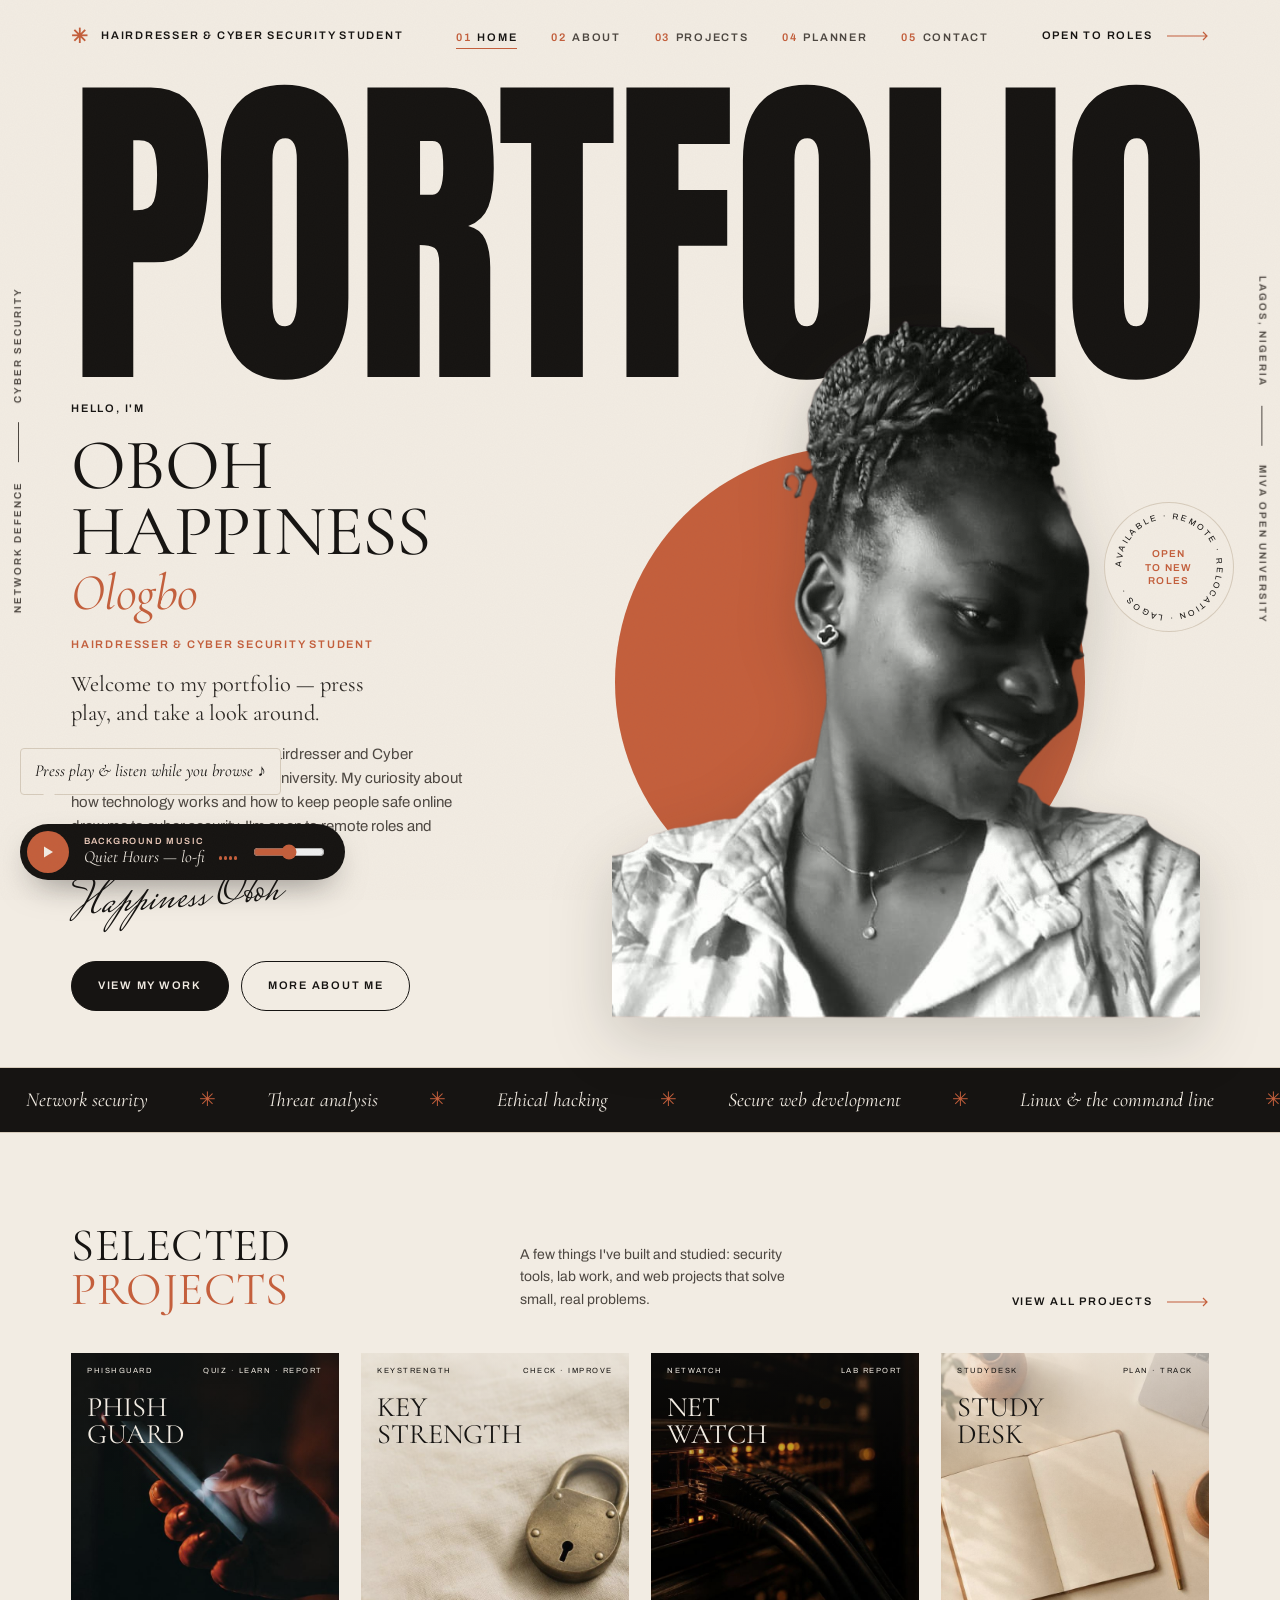
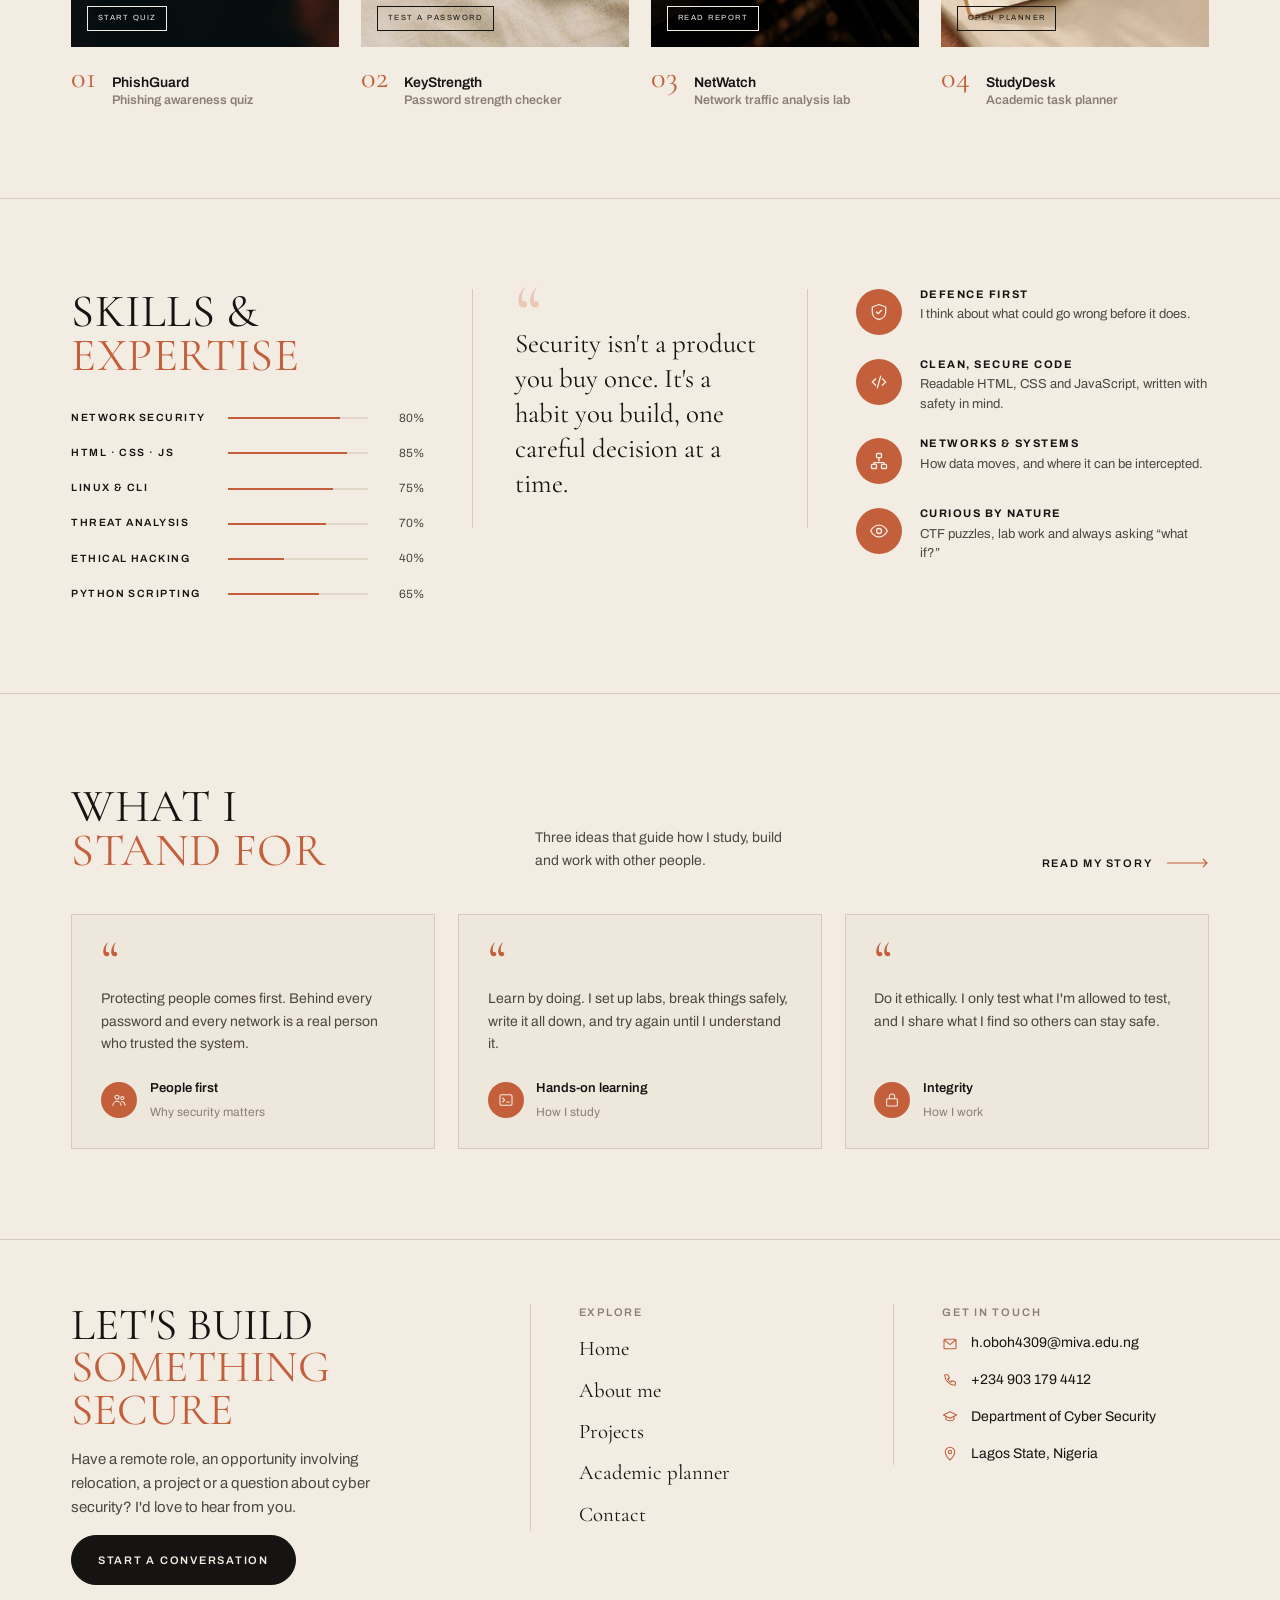
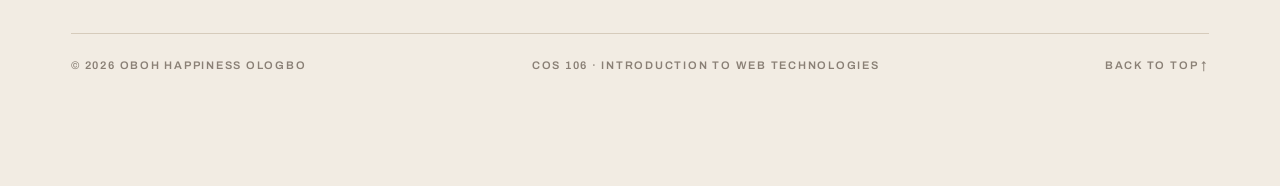
<file: index.html>
<!DOCTYPE html>
<html lang="en">
<head>
  <meta charset="UTF-8">
  <meta name="viewport" content="width=device-width, initial-scale=1">
  <title>Oboh Happiness Ologbo — Cyber Security Portfolio</title>
  <meta name="description" content="Portfolio of Oboh Happiness Ologbo, a hairdresser and Cyber Security student in Lagos, Nigeria, open to remote roles and relocation.">
  <meta name="author" content="Oboh Happiness Ologbo">
  <meta property="og:title" content="Oboh Happiness Ologbo — Cyber Security Portfolio">
  <meta property="og:description" content="Portfolio of Oboh Happiness Ologbo, a hairdresser and Cyber Security student in Lagos, Nigeria, open to remote roles and relocation.">
  <meta property="og:type" content="website">
  <meta name="twitter:card" content="summary_large_image">
  <meta name="theme-color" content="#f2ece3">
  <link rel="icon" href="images/favicon.svg" type="image/svg+xml">
  <link rel="preconnect" href="https://fonts.googleapis.com">
  <link rel="preconnect" href="https://fonts.gstatic.com" crossorigin>
  <link href="https://fonts.googleapis.com/css2?family=Anton&amp;family=Archivo:wght@400;500;600;700&amp;family=Cormorant+Garamond:ital,wght@0,400;0,500;1,400;1,500&amp;family=Mrs+Saint+Delafield&amp;display=swap" rel="stylesheet">
  <link rel="stylesheet" href="css/style.css">
</head>
<body data-page="home">
  <a class="skip-link" href="#main">Skip to content</a>

  <header class="site-header" id="top">
    <div class="container header-inner">
      <a class="brand label" href="index.html" aria-label="Oboh Happiness Ologbo — home">
        <span class="brand-star" aria-hidden="true">✳</span> Hairdresser &amp; Cyber Security Student
      </a>
      <nav class="main-nav" aria-label="Main navigation">
        <button class="nav-toggle label" type="button" aria-expanded="false" aria-controls="nav-list">
          <span class="bars" aria-hidden="true"></span> Menu
        </button>
        <ul class="nav-list" id="nav-list">
          <li><a href="index.html" data-nav="home" aria-current="page"><span class="num">01</span>Home</a></li>
          <li><a href="about.html" data-nav="about"><span class="num">02</span>About</a></li>
          <li><a href="projects.html" data-nav="projects"><span class="num">03</span>Projects</a></li>
          <li><a href="planner.html" data-nav="planner"><span class="num">04</span>Planner</a></li>
          <li><a href="contact.html" data-nav="contact"><span class="num">05</span>Contact</a></li>
        </ul>
      </nav>
      <a class="link-arrow header-cta" href="contact.html">Open to roles <svg viewBox="0 0 42 10" fill="none" stroke="currentColor" stroke-width="1.2" aria-hidden="true"><path d="M0 5h40M36 1l4 4-4 4"/></svg></a>
    </div>
  </header>

  <div class="rail rail--left" aria-hidden="true"><span>Network Defence</span><span>Cyber Security</span></div>
  <div class="rail rail--right" aria-hidden="true"><span>Lagos, Nigeria</span><span>Miva Open University</span></div>

  <main id="main">
    <section class="hero" aria-labelledby="hero-name">
      <div class="container">
        <p class="hero-word" aria-hidden="true"><span class="ch" style="animation-delay:0.00s">P</span><span class="ch" style="animation-delay:0.05s">O</span><span class="ch" style="animation-delay:0.10s">R</span><span class="ch" style="animation-delay:0.15s">T</span><span class="ch" style="animation-delay:0.20s">F</span><span class="ch" style="animation-delay:0.25s">O</span><span class="ch" style="animation-delay:0.30s">L</span><span class="ch" style="animation-delay:0.35s">I</span><span class="ch" style="animation-delay:0.40s">O</span></p>
        <div class="hero-grid">
          <div class="hero-intro">
            <span class="label">Hello, I'm</span>
            <h1 class="display-name" id="hero-name">Oboh<br>Happiness <em>Ologbo</em></h1>
            <p class="label role">Hairdresser &amp; Cyber Security Student</p>
            <p class="welcome" id="greeting">Welcome to my portfolio — press play, and take a look around.</p>
            <p class="bio">Based in Lagos, Nigeria, I'm a hairdresser and Cyber Security student at Miva Open University. My curiosity about how technology works and how to keep people safe online drew me to cyber security. I'm open to remote roles and relocation.</p>
            <p class="signature" aria-hidden="true">Happiness Oboh</p>
            <div class="hero-actions">
              <a class="btn" href="projects.html">View my work</a>
              <a class="btn btn--ghost" href="about.html">More about me</a>
            </div>
          </div>
          <figure class="hero-portrait">
            <span class="sun" aria-hidden="true"></span>
            <img src="images/hero-image.png" alt="Portrait of Oboh Happiness Ologbo" width="600" height="760">
            <div class="badge-rotate" aria-hidden="true">
              <svg viewBox="0 0 128 128">
                <defs><path id="circle" d="M64,64 m-48,0 a48,48 0 1,1 96,0 a48,48 0 1,1 -96,0"/></defs>
                <text><textPath href="#circle">Available · Remote · Relocation · Lagos ·</textPath></text>
              </svg>
              <span class="badge-core">Open<br>to new<br>roles</span>
            </div>
          </figure>
        </div>
      </div>
      <hr class="hero-rule">
    </section>

    <div class="ticker" aria-hidden="true">
      <div class="ticker-track">
        <span>Network security</span><span>Threat analysis</span><span>Ethical hacking</span><span>Secure web development</span><span>Linux &amp; the command line</span><span>Digital forensics</span>
        <span>Network security</span><span>Threat analysis</span><span>Ethical hacking</span><span>Secure web development</span><span>Linux &amp; the command line</span><span>Digital forensics</span>
      </div>
    </div>

    <section class="section" aria-labelledby="projects-title">
      <div class="container">
        <div class="section-head reveal">
          <h2 class="section-title" id="projects-title">Selected<span>Projects</span></h2>
          <p>A few things I've built and studied: security tools, lab work, and web projects that solve small, real problems.</p>
          <a class="link-arrow" href="projects.html">View all projects <svg viewBox="0 0 42 10" fill="none" stroke="currentColor" stroke-width="1.2" aria-hidden="true"><path d="M0 5h40M36 1l4 4-4 4"/></svg></a>
        </div>
        <div class="project-grid">
          <a class="p-card reveal" href="projects.html#phishguard">
            <div class="p-card-media on-dark">
              <img src="images/project-phishguard.jpg" alt="Hand holding a glowing smartphone in the dark" loading="lazy" width="1000" height="760">
              <span class="mock-bar"><span>PhishGuard</span><span>Quiz · Learn · Report</span></span>
              <span class="mock-title">Phish<br>Guard</span>
              <span class="mock-btn">Start quiz</span>
            </div>
            <div class="p-card-meta"><span class="no">01</span><h3>PhishGuard<small>Phishing awareness quiz</small></h3></div>
          </a>
          <a class="p-card reveal reveal-d1" href="projects.html#keystrength">
            <div class="p-card-media on-light">
              <img src="images/project-keystrength.jpg" alt="Brass padlock resting on beige linen" loading="lazy" width="1000" height="760">
              <span class="mock-bar"><span>KeyStrength</span><span>Check · Improve</span></span>
              <span class="mock-title">Key<br>Strength</span>
              <span class="mock-btn">Test a password</span>
            </div>
            <div class="p-card-meta"><span class="no">02</span><h3>KeyStrength<small>Password strength checker</small></h3></div>
          </a>
          <a class="p-card reveal reveal-d2" href="projects.html#netwatch">
            <div class="p-card-media on-dark">
              <img src="images/project-netwatch.jpg" alt="Network switch with ethernet cables and orange status lights" loading="lazy" width="1000" height="760">
              <span class="mock-bar"><span>NetWatch</span><span>Lab report</span></span>
              <span class="mock-title">Net<br>Watch</span>
              <span class="mock-btn">Read report</span>
            </div>
            <div class="p-card-meta"><span class="no">03</span><h3>NetWatch<small>Network traffic analysis lab</small></h3></div>
          </a>
          <a class="p-card reveal reveal-d3" href="planner.html">
            <div class="p-card-media on-light">
              <img src="images/project-planner.jpg" alt="Open notebook, pencil, coffee and laptop on a cream desk" loading="lazy" width="1000" height="760">
              <span class="mock-bar"><span>StudyDesk</span><span>Plan · Track</span></span>
              <span class="mock-title">Study<br>Desk</span>
              <span class="mock-btn">Open planner</span>
            </div>
            <div class="p-card-meta"><span class="no">04</span><h3>StudyDesk<small>Academic task planner</small></h3></div>
          </a>
        </div>
      </div>
    </section>

    <section class="section" aria-labelledby="skills-title">
      <div class="container skills-grid">
        <div class="reveal">
          <h2 class="section-title" id="skills-title">Skills &amp;<span>Expertise</span></h2>
          <ul class="skill-list" data-skills>
            <li class="skill"><span class="skill-name">Network security</span><span class="skill-bar"><i style="--v:.8"></i></span><span class="skill-val">80%</span></li>
            <li class="skill"><span class="skill-name">HTML · CSS · JS</span><span class="skill-bar"><i style="--v:.85"></i></span><span class="skill-val">85%</span></li>
            <li class="skill"><span class="skill-name">Linux &amp; CLI</span><span class="skill-bar"><i style="--v:.75"></i></span><span class="skill-val">75%</span></li>
            <li class="skill"><span class="skill-name">Threat analysis</span><span class="skill-bar"><i style="--v:.7"></i></span><span class="skill-val">70%</span></li>
            <li class="skill"><span class="skill-name">Ethical hacking</span><span class="skill-bar"><i style="--v:.4"></i></span><span class="skill-val">40%</span></li>
            <li class="skill"><span class="skill-name">Python scripting</span><span class="skill-bar"><i style="--v:.65"></i></span><span class="skill-val">65%</span></li>
          </ul>
        </div>
        <div class="quote-block reveal reveal-d1">
          <span class="quote-mark" aria-hidden="true">“</span>
          <blockquote><p>Security isn't a product you buy once. It's a habit you build, one careful decision at a time.</p></blockquote>
        </div>
        <ul class="feature-list reveal reveal-d2">
          <li class="feature"><span class="icon-dot"><svg viewBox="0 0 24 24" fill="none" stroke="currentColor" stroke-width="1.6" stroke-linecap="round" stroke-linejoin="round" aria-hidden="true"><path d="M12 3l8 3v6c0 4.5-3.4 8.2-8 9-4.6-.8-8-4.5-8-9V6l8-3z"/><path d="M9 12l2 2 4-4"/></svg></span><div><h3>Defence first</h3><p>I think about what could go wrong before it does.</p></div></li>
          <li class="feature"><span class="icon-dot"><svg viewBox="0 0 24 24" fill="none" stroke="currentColor" stroke-width="1.6" stroke-linecap="round" stroke-linejoin="round" aria-hidden="true"><path d="M8 8l-4 4 4 4M16 8l4 4-4 4M14 5l-4 14"/></svg></span><div><h3>Clean, secure code</h3><p>Readable HTML, CSS and JavaScript, written with safety in mind.</p></div></li>
          <li class="feature"><span class="icon-dot"><svg viewBox="0 0 24 24" fill="none" stroke="currentColor" stroke-width="1.6" stroke-linecap="round" stroke-linejoin="round" aria-hidden="true"><rect x="9" y="3" width="6" height="5" rx="1"/><rect x="3" y="16" width="6" height="5" rx="1"/><rect x="15" y="16" width="6" height="5" rx="1"/><path d="M12 8v4M6 16v-2h12v2"/></svg></span><div><h3>Networks &amp; systems</h3><p>How data moves, and where it can be intercepted.</p></div></li>
          <li class="feature"><span class="icon-dot"><svg viewBox="0 0 24 24" fill="none" stroke="currentColor" stroke-width="1.6" stroke-linecap="round" stroke-linejoin="round" aria-hidden="true"><path d="M2 12s3.6-7 10-7 10 7 10 7-3.6 7-10 7S2 12 2 12z"/><circle cx="12" cy="12" r="3"/></svg></span><div><h3>Curious by nature</h3><p>CTF puzzles, lab work and always asking “what if?”</p></div></li>
        </ul>
      </div>
    </section>

    <section class="section" aria-labelledby="values-title">
      <div class="container">
        <div class="section-head reveal">
          <h2 class="section-title" id="values-title">What I<span>Stand for</span></h2>
          <p>Three ideas that guide how I study, build and work with other people.</p>
          <a class="link-arrow" href="about.html">Read my story <svg viewBox="0 0 42 10" fill="none" stroke="currentColor" stroke-width="1.2" aria-hidden="true"><path d="M0 5h40M36 1l4 4-4 4"/></svg></a>
        </div>
        <div class="note-grid">
          <article class="note reveal">
            <span class="quote-mark" aria-hidden="true">“</span>
            <p>Protecting people comes first. Behind every password and every network is a real person who trusted the system.</p>
            <footer><span class="icon-dot"><svg viewBox="0 0 24 24" fill="none" stroke="currentColor" stroke-width="1.6" stroke-linecap="round" stroke-linejoin="round" aria-hidden="true"><circle cx="9" cy="8" r="3"/><path d="M3 20c0-3.3 2.7-6 6-6s6 2.7 6 6"/><circle cx="17" cy="9" r="2.3"/><path d="M16 14.2c2.8.3 5 2.6 5 5.8"/></svg></span><div><strong>People first</strong><small>Why security matters</small></div></footer>
          </article>
          <article class="note reveal reveal-d1">
            <span class="quote-mark" aria-hidden="true">“</span>
            <p>Learn by doing. I set up labs, break things safely, write it all down, and try again until I understand it.</p>
            <footer><span class="icon-dot"><svg viewBox="0 0 24 24" fill="none" stroke="currentColor" stroke-width="1.6" stroke-linecap="round" stroke-linejoin="round" aria-hidden="true"><rect x="3" y="4" width="18" height="16" rx="2"/><path d="M7 9l3 3-3 3M13 15h4"/></svg></span><div><strong>Hands-on learning</strong><small>How I study</small></div></footer>
          </article>
          <article class="note reveal reveal-d2">
            <span class="quote-mark" aria-hidden="true">“</span>
            <p>Do it ethically. I only test what I'm allowed to test, and I share what I find so others can stay safe.</p>
            <footer><span class="icon-dot"><svg viewBox="0 0 24 24" fill="none" stroke="currentColor" stroke-width="1.6" stroke-linecap="round" stroke-linejoin="round" aria-hidden="true"><rect x="4" y="10" width="16" height="11" rx="1.5"/><path d="M8 10V7a4 4 0 018 0v3"/></svg></span><div><strong>Integrity</strong><small>How I work</small></div></footer>
          </article>
        </div>
      </div>
    </section>
  </main>

  <footer class="site-footer">
    <div class="container">
      <div class="footer-grid">
        <div class="footer-cta">
          <h2>Let's build<span>something secure</span></h2>
          <p>Have a remote role, an opportunity involving relocation, a project or a question about cyber security? I'd love to hear from you.</p>
          <p><a class="btn" href="contact.html">Start a conversation</a></p>
        </div>
        <nav class="footer-nav" aria-label="Footer navigation">
          <p class="label muted">Explore</p>
          <ul>
            <li><a href="index.html">Home</a></li>
            <li><a href="about.html">About me</a></li>
            <li><a href="projects.html">Projects</a></li>
            <li><a href="planner.html">Academic planner</a></li>
            <li><a href="contact.html">Contact</a></li>
          </ul>
        </nav>
        <address class="footer-contact" style="font-style:normal">
          <p class="label muted">Get in touch</p>
          <ul>
            <li><svg viewBox="0 0 24 24" fill="none" stroke="currentColor" stroke-width="1.6" stroke-linecap="round" stroke-linejoin="round" aria-hidden="true"><rect x="3" y="5" width="18" height="14" rx="1.5"/><path d="M3.5 6l8.5 7 8.5-7"/></svg><a href="mailto:h.oboh4309@miva.edu.ng">h.oboh4309@miva.edu.ng</a></li>
            <li><svg viewBox="0 0 24 24" fill="none" stroke="currentColor" stroke-width="1.6" stroke-linecap="round" stroke-linejoin="round" aria-hidden="true"><path d="M5 4h4l2 5-2.5 1.5a11 11 0 005 5L15 13l5 2v4a1 1 0 01-1 1A16 16 0 014 5a1 1 0 011-1z"/></svg><a href="tel:+2349031794412">+234 903 179 4412</a></li>
            <li><svg viewBox="0 0 24 24" fill="none" stroke="currentColor" stroke-width="1.6" stroke-linecap="round" stroke-linejoin="round" aria-hidden="true"><path d="M2 9l10-5 10 5-10 5L2 9z"/><path d="M6 11v5c3 2 9 2 12 0v-5"/></svg><span>Department of Cyber Security</span></li>
            <li><svg viewBox="0 0 24 24" fill="none" stroke="currentColor" stroke-width="1.6" stroke-linecap="round" stroke-linejoin="round" aria-hidden="true"><path d="M12 21s-7-6.2-7-12a7 7 0 0114 0c0 5.8-7 12-7 12z"/><circle cx="12" cy="9" r="2.5"/></svg><span>Lagos State, Nigeria</span></li>
          </ul>
        </address>
      </div>
      <div class="footer-bottom label">
        <span>&copy; <span data-year>2026</span> Oboh Happiness Ologbo</span>
        <span>COS 106 · Introduction to Web Technologies</span>
        <a href="#top">Back to top ↑</a>
      </div>
    </div>
  </footer>

  <!-- Background music: "Quiet Hours", an original lo-fi loop made for this portfolio -->
  <div class="player" id="player">
    <p class="player-hint" id="player-hint" hidden>Press play &amp; listen while you browse ♪</p>
    <button class="player-btn" id="player-btn" type="button" aria-label="Play background music">
      <svg class="i-play" viewBox="0 0 16 16" fill="currentColor" aria-hidden="true"><path d="M4 2.5v11l9-5.5z"/></svg>
      <svg class="i-pause" viewBox="0 0 16 16" fill="currentColor" aria-hidden="true"><rect x="3.5" y="2.5" width="3" height="11"/><rect x="9.5" y="2.5" width="3" height="11"/></svg>
    </button>
    <div class="player-text">
      <span class="label" id="player-status">Background music</span>
      <span class="title">Quiet Hours — lo-fi</span>
    </div>
    <span class="eq" aria-hidden="true"><i></i><i></i><i></i><i></i></span>
    <label class="visually-hidden" for="player-volume">Volume</label>
    <input type="range" id="player-volume" min="0" max="1" step="0.05" value="0.5">
    <audio id="bg-audio" loop preload="metadata">
      <source src="audio/quiet-hours.mp3" type="audio/mpeg">
      Your browser does not support the audio element.
    </audio>
  </div>

  <div class="toast" id="toast" role="status" aria-live="polite"></div>
  <script src="js/main.js"></script>
</body>
</html>
</file>
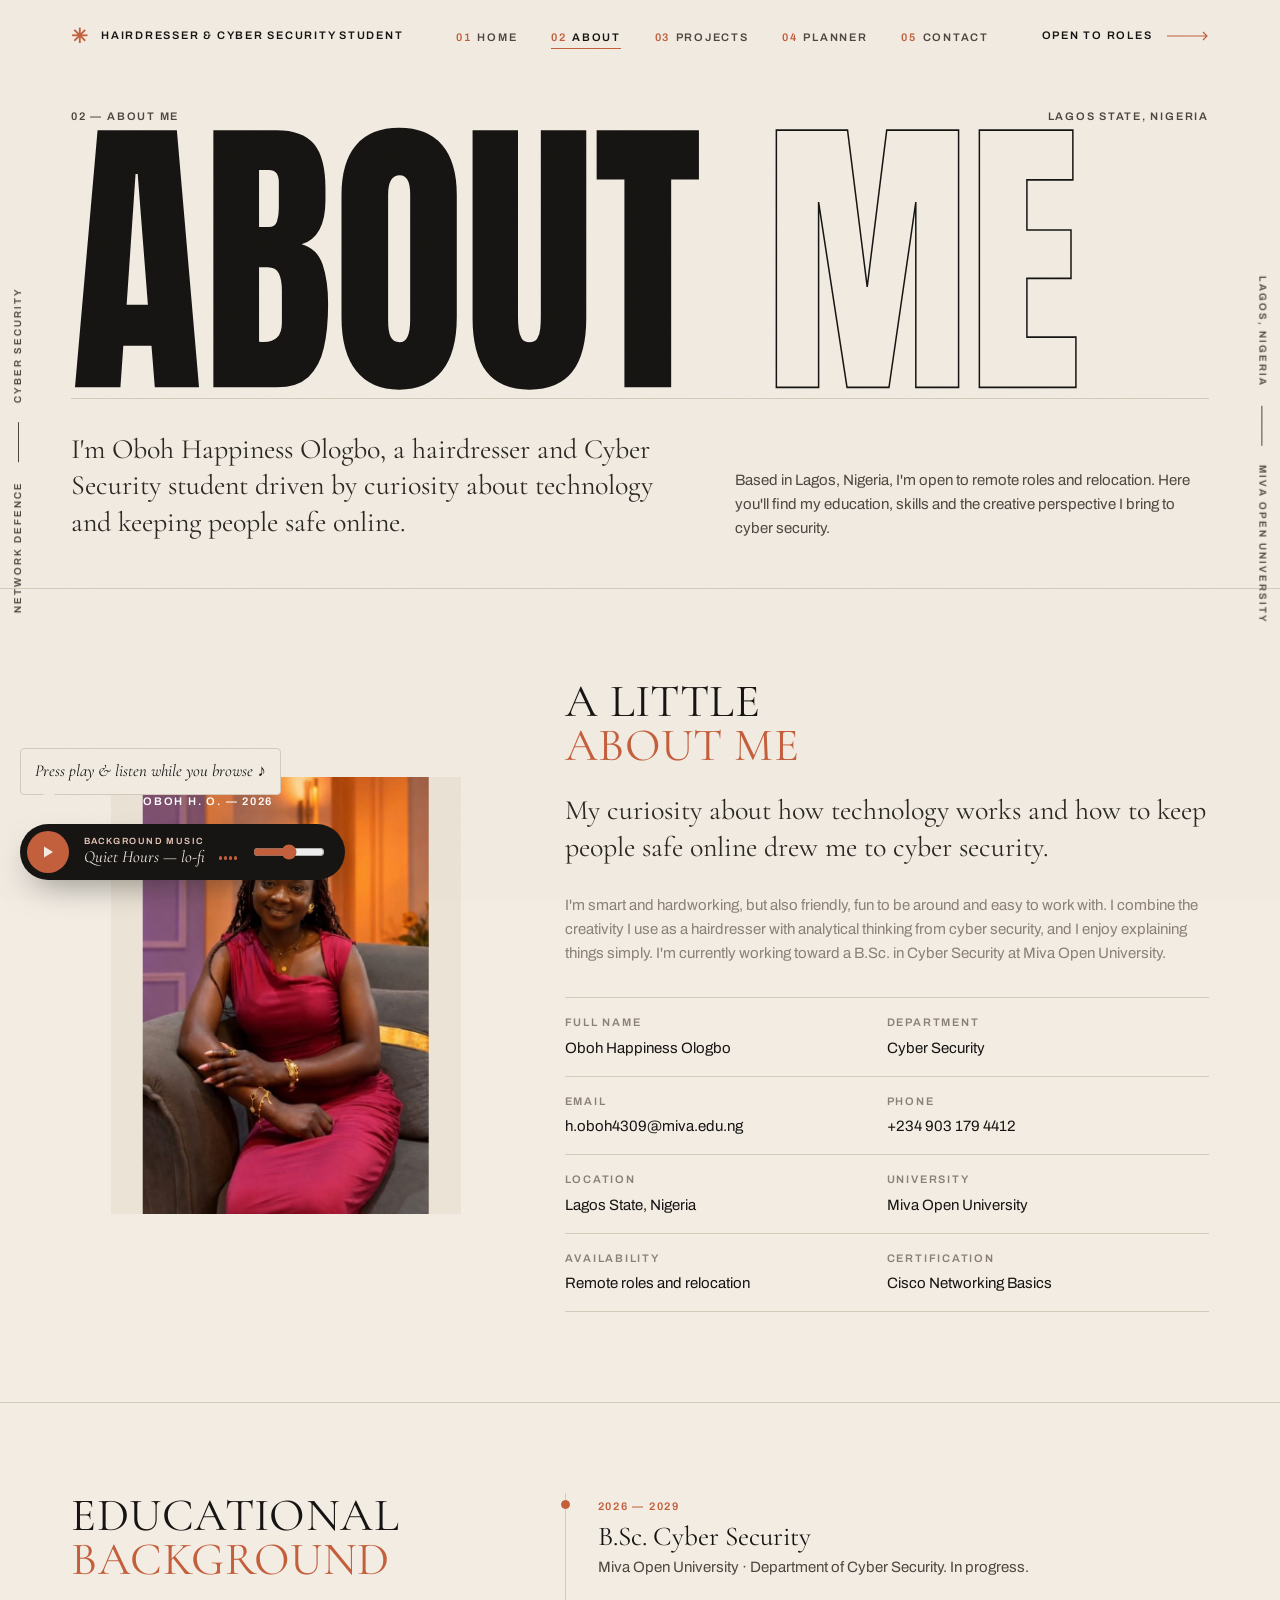
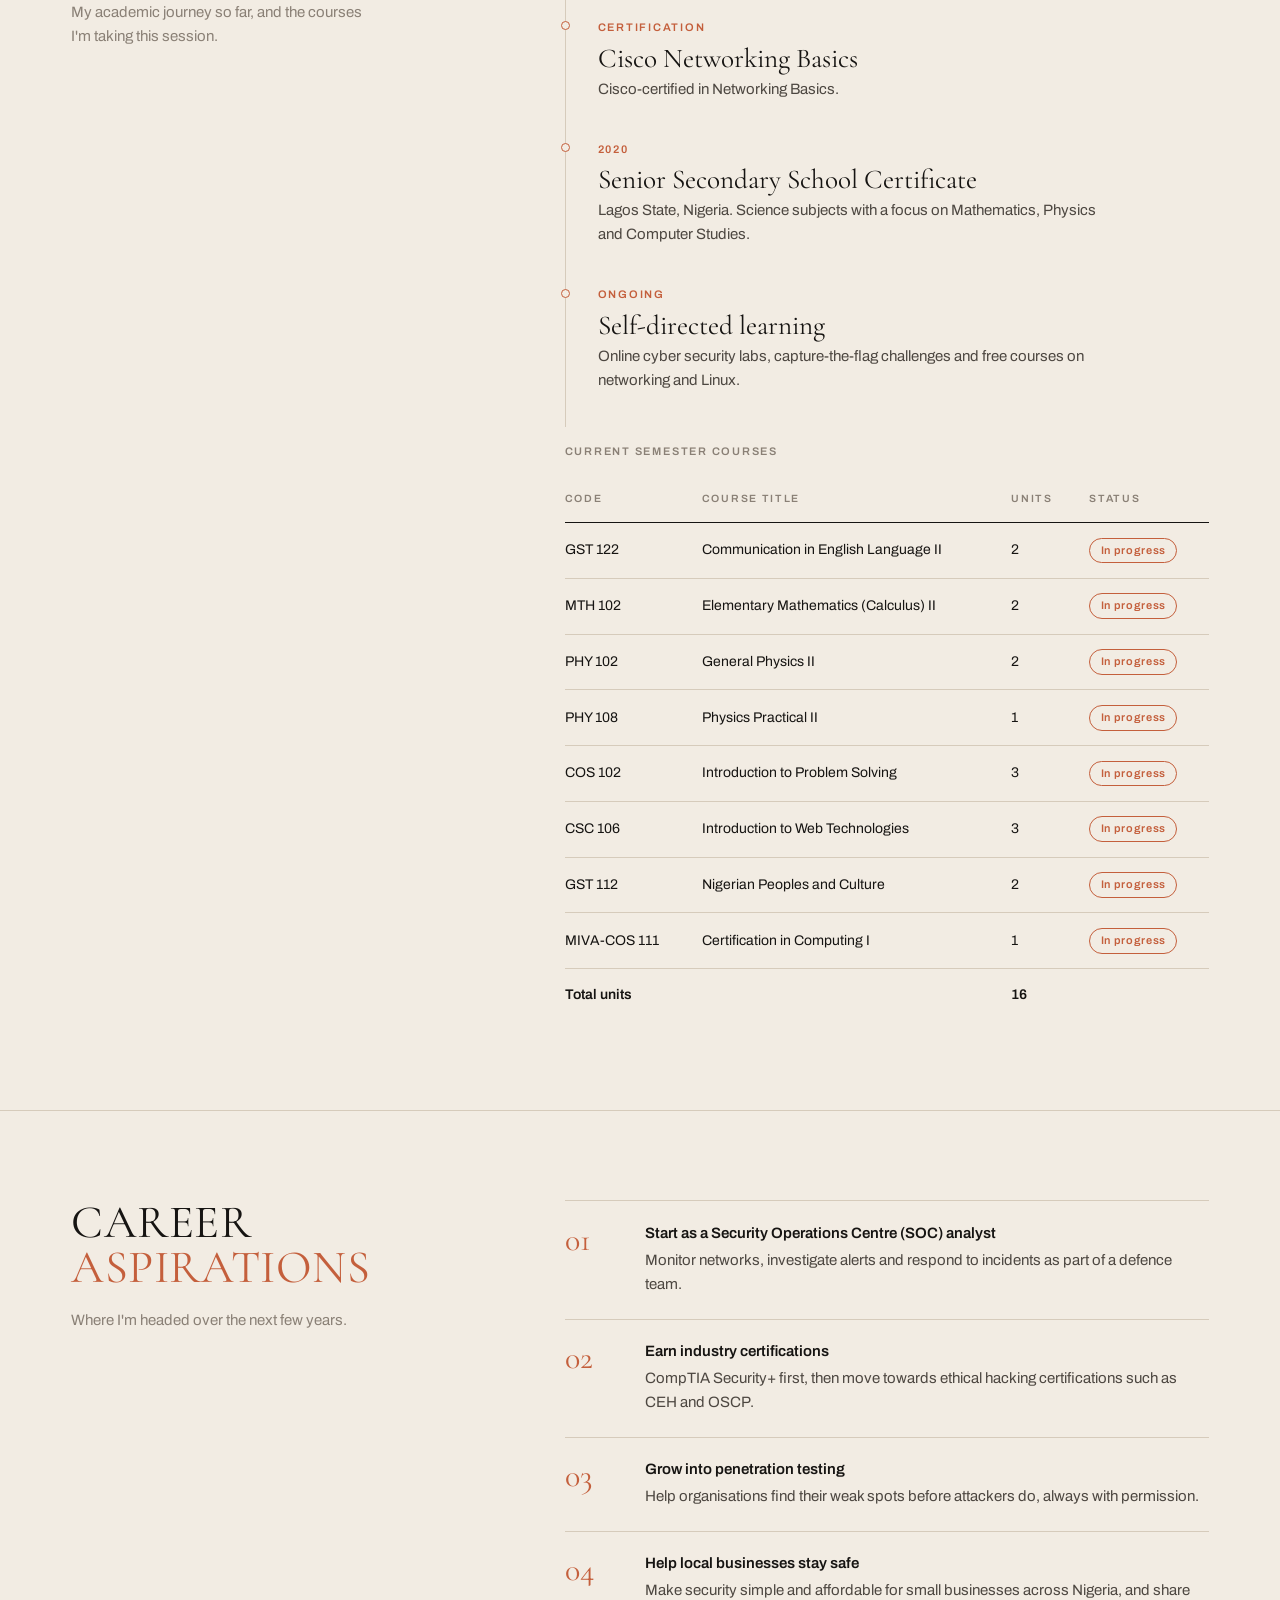
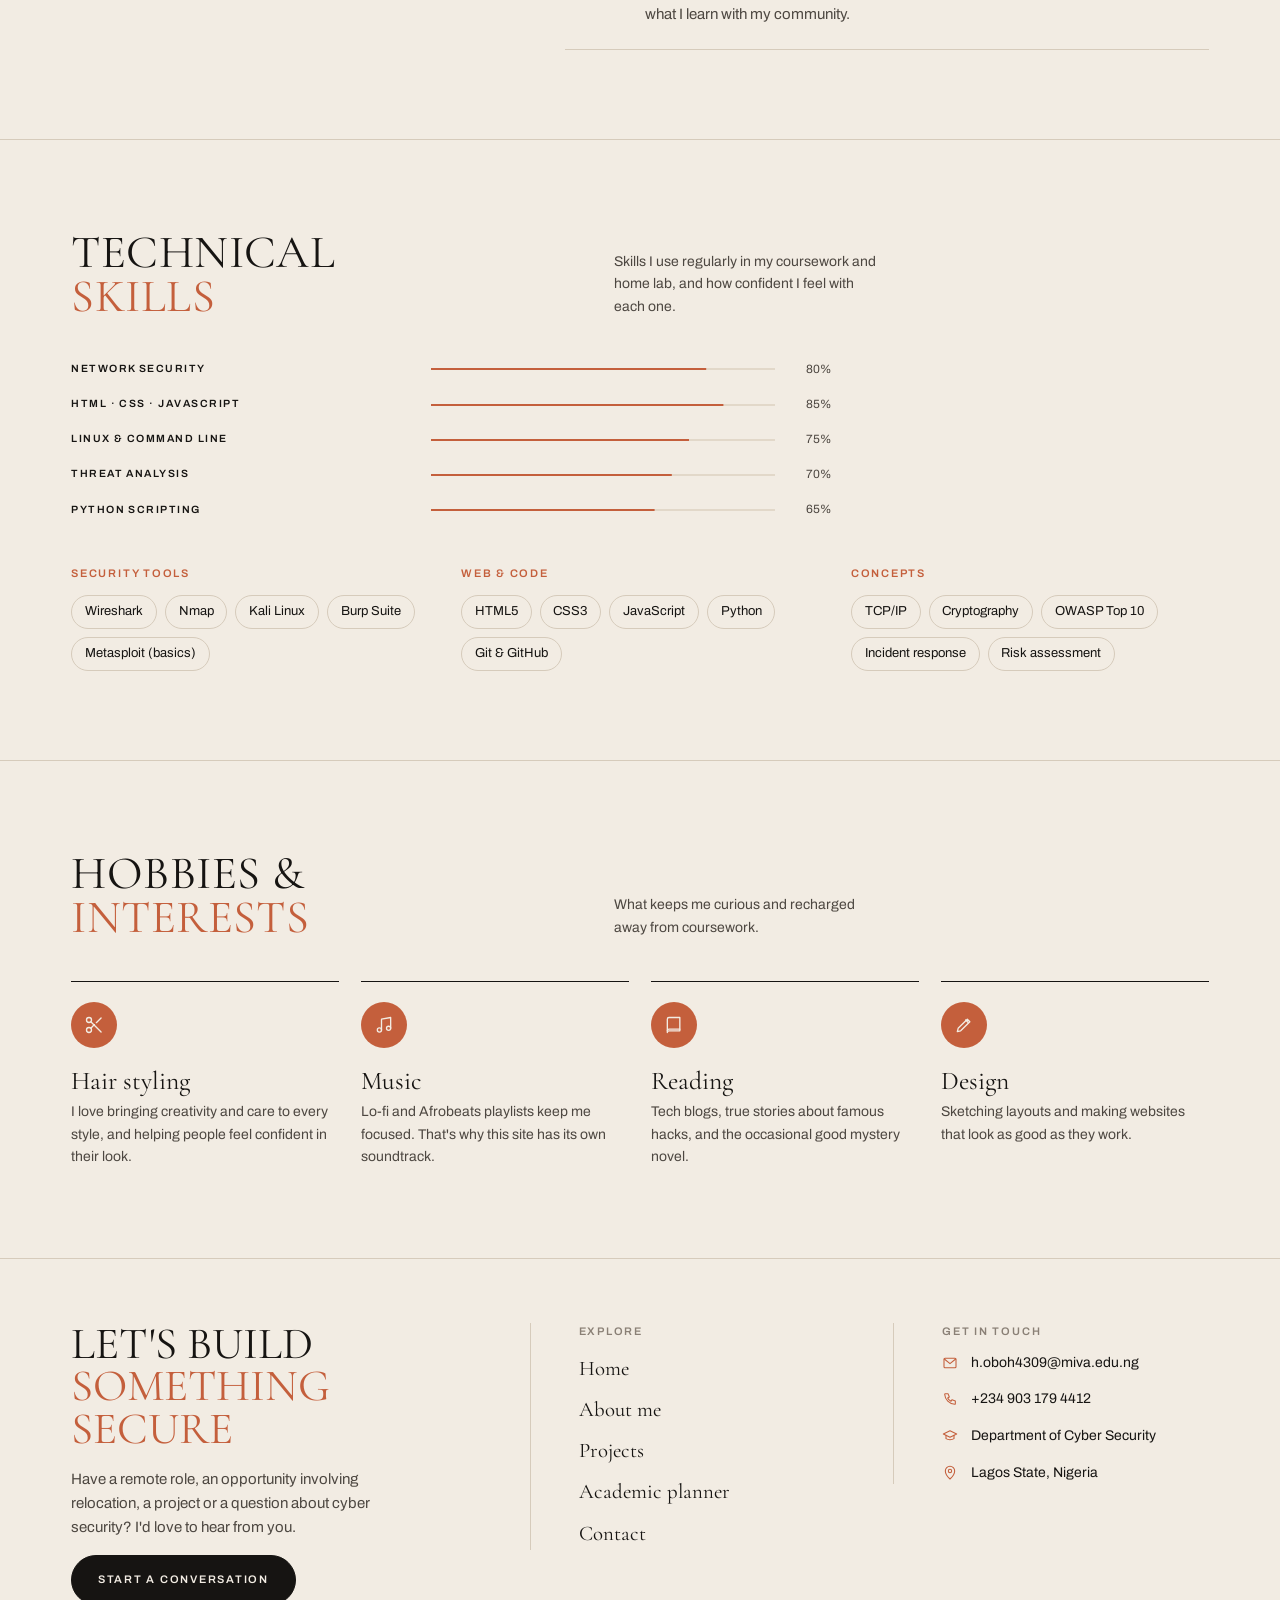
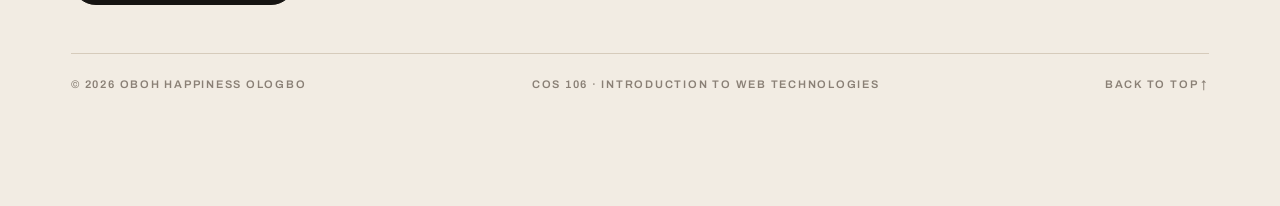
<file: about.html>
<!DOCTYPE html>
<html lang="en">
<head>
  <meta charset="UTF-8">
  <meta name="viewport" content="width=device-width, initial-scale=1">
  <title>About — Oboh Happiness Ologbo</title>
  <meta name="description" content="Meet Oboh Happiness Ologbo, a hairdresser and Cyber Security student at Miva Open University, based in Lagos and open to remote roles and relocation.">
  <meta name="author" content="Oboh Happiness Ologbo">
  <meta property="og:title" content="About — Oboh Happiness Ologbo">
  <meta property="og:description" content="Meet Oboh Happiness Ologbo, a hairdresser and Cyber Security student at Miva Open University, based in Lagos and open to remote roles and relocation.">
  <meta property="og:type" content="website">
  <meta name="twitter:card" content="summary_large_image">
  <meta name="theme-color" content="#f2ece3">
  <link rel="icon" href="images/favicon.svg" type="image/svg+xml">
  <link rel="preconnect" href="https://fonts.googleapis.com">
  <link rel="preconnect" href="https://fonts.gstatic.com" crossorigin>
  <link href="https://fonts.googleapis.com/css2?family=Anton&amp;family=Archivo:wght@400;500;600;700&amp;family=Cormorant+Garamond:ital,wght@0,400;0,500;1,400;1,500&amp;family=Mrs+Saint+Delafield&amp;display=swap" rel="stylesheet">
  <link rel="stylesheet" href="css/style.css">
</head>
<body data-page="about">
  <a class="skip-link" href="#main">Skip to content</a>

  <header class="site-header" id="top">
    <div class="container header-inner">
      <a class="brand label" href="index.html" aria-label="Oboh Happiness Ologbo — home">
        <span class="brand-star" aria-hidden="true">✳</span> Hairdresser &amp; Cyber Security Student
      </a>
      <nav class="main-nav" aria-label="Main navigation">
        <button class="nav-toggle label" type="button" aria-expanded="false" aria-controls="nav-list">
          <span class="bars" aria-hidden="true"></span> Menu
        </button>
        <ul class="nav-list" id="nav-list">
          <li><a href="index.html" data-nav="home"><span class="num">01</span>Home</a></li>
          <li><a href="about.html" data-nav="about" aria-current="page"><span class="num">02</span>About</a></li>
          <li><a href="projects.html" data-nav="projects"><span class="num">03</span>Projects</a></li>
          <li><a href="planner.html" data-nav="planner"><span class="num">04</span>Planner</a></li>
          <li><a href="contact.html" data-nav="contact"><span class="num">05</span>Contact</a></li>
        </ul>
      </nav>
      <a class="link-arrow header-cta" href="contact.html">Open to roles <svg viewBox="0 0 42 10" fill="none" stroke="currentColor" stroke-width="1.2" aria-hidden="true"><path d="M0 5h40M36 1l4 4-4 4"/></svg></a>
    </div>
  </header>

  <div class="rail rail--left" aria-hidden="true"><span>Network Defence</span><span>Cyber Security</span></div>
  <div class="rail rail--right" aria-hidden="true"><span>Lagos, Nigeria</span><span>Miva Open University</span></div>

  <main id="main">
    <section class="page-hero" aria-labelledby="page-title">
      <div class="container">
        <div class="crumbs label"><span>02 — About me</span><span>Lagos State, Nigeria</span></div>
        <h1 class="page-word" id="page-title" aria-label="About me"><span class="ch" style="animation-delay:0.00s">A</span><span class="ch" style="animation-delay:0.05s">B</span><span class="ch" style="animation-delay:0.10s">O</span><span class="ch" style="animation-delay:0.15s">U</span><span class="ch" style="animation-delay:0.20s">T</span> <span class="outline"><span class="ch" style="animation-delay:0.00s">M</span><span class="ch" style="animation-delay:0.05s">E</span></span></h1>
        <div class="page-hero-meta">
          <p class="lead">I'm Oboh Happiness Ologbo, a hairdresser and Cyber Security student driven by curiosity about technology and keeping people safe online.</p>
          <p>Based in Lagos, Nigeria, I'm open to remote roles and relocation. Here you'll find my education, skills and the creative perspective I bring to cyber security.</p>
        </div>
      </div>
    </section>

    <section class="section" aria-labelledby="intro-title">
      <div class="container about-intro">
        <figure class="portrait-frame reveal">
          <span class="sun" aria-hidden="true"></span>
          <img src="images/about-me.jpg" alt="Portrait of Oboh Happiness Ologbo" width="600" height="760" loading="lazy">
          <figcaption class="label">Oboh H. O. — 2026</figcaption>
        </figure>
        <div class="reveal reveal-d1">
          <h2 class="section-title" id="intro-title">A little<span>about me</span></h2>
          <p class="lead" style="margin-top:1.6rem">My curiosity about how technology works and how to keep people safe online drew me to cyber security.</p>
          <p class="muted">I'm smart and hardworking, but also friendly, fun to be around and easy to work with. I combine the creativity I use as a hairdresser with analytical thinking from cyber security, and I enjoy explaining things simply. I'm currently working toward a B.Sc. in Cyber Security at Miva Open University.</p>
          <ul class="facts">
            <li><span class="label">Full name</span>Oboh Happiness Ologbo</li>
            <li><span class="label">Department</span>Cyber Security</li>
            <li><span class="label">Email</span><a href="mailto:h.oboh4309@miva.edu.ng">h.oboh4309@miva.edu.ng</a></li>
            <li><span class="label">Phone</span><a href="tel:+2349031794412">+234 903 179 4412</a></li>
            <li><span class="label">Location</span>Lagos State, Nigeria</li>
            <li><span class="label">University</span>Miva Open University</li>
            <li><span class="label">Availability</span>Remote roles and relocation</li>
            <li><span class="label">Certification</span>Cisco Networking Basics</li>
          </ul>
        </div>
      </div>
    </section>

    <section class="section" aria-labelledby="edu-title">
      <div class="container split">
        <div class="reveal">
          <h2 class="section-title" id="edu-title">Educational<span>Background</span></h2>
          <p class="muted" style="margin-top:1.2rem;max-width:34ch">My academic journey so far, and the courses I'm taking this session.</p>
        </div>
        <div class="reveal reveal-d1">
          <ol class="timeline">
            <li class="current">
              <span class="label when">2026 — 2029</span>
              <h3>B.Sc. Cyber Security</h3>
              <p>Miva Open University · Department of Cyber Security. In progress.</p>
            </li>
            <li>
              <span class="label when">Certification</span>
              <h3>Cisco Networking Basics</h3>
              <p>Cisco-certified in Networking Basics.</p>
            </li>
            <li>
              <span class="label when">2020</span>
              <h3>Senior Secondary School Certificate</h3>
              <p>Lagos State, Nigeria. Science subjects with a focus on Mathematics, Physics and Computer Studies.</p>
            </li>
            <li>
              <span class="label when">Ongoing</span>
              <h3>Self-directed learning</h3>
              <p>Online cyber security labs, capture-the-flag challenges and free courses on networking and Linux.</p>
            </li>
          </ol>

          <div class="table-wrap">
            <table class="data-table">
              <caption class="label muted">Current semester courses</caption>
              <thead>
                <tr><th scope="col">Code</th><th scope="col">Course title</th><th scope="col">Units</th><th scope="col">Status</th></tr>
              </thead>
              <tbody>
                <tr><td>GST 122</td><td>Communication in English Language II</td><td>2</td><td><span class="pill pill--progress">In progress</span></td></tr>
                <tr><td>MTH 102</td><td>Elementary Mathematics (Calculus) II</td><td>2</td><td><span class="pill pill--progress">In progress</span></td></tr>
                <tr><td>PHY 102</td><td>General Physics II</td><td>2</td><td><span class="pill pill--progress">In progress</span></td></tr>
                <tr><td>PHY 108</td><td>Physics Practical II</td><td>1</td><td><span class="pill pill--progress">In progress</span></td></tr>
                <tr><td>COS 102</td><td>Introduction to Problem Solving</td><td>3</td><td><span class="pill pill--progress">In progress</span></td></tr>
                <tr><td>CSC 106</td><td>Introduction to Web Technologies</td><td>3</td><td><span class="pill pill--progress">In progress</span></td></tr>
                <tr><td>GST 112</td><td>Nigerian Peoples and Culture</td><td>2</td><td><span class="pill pill--progress">In progress</span></td></tr>
                <tr><td>MIVA-COS 111</td><td>Certification in Computing I</td><td>1</td><td><span class="pill pill--progress">In progress</span></td></tr>
              </tbody>
              <tfoot>
                <tr><td colspan="2">Total units</td><td>16</td><td></td></tr>
              </tfoot>
            </table>
          </div>
        </div>
      </div>
    </section>

    <section class="section" aria-labelledby="career-title">
      <div class="container split">
        <div class="reveal">
          <h2 class="section-title" id="career-title">Career<span>Aspirations</span></h2>
          <p class="muted" style="margin-top:1.2rem;max-width:34ch">Where I'm headed over the next few years.</p>
        </div>
        <ol class="aspirations reveal reveal-d1">
          <li><div><h3>Start as a Security Operations Centre (SOC) analyst</h3><p>Monitor networks, investigate alerts and respond to incidents as part of a defence team.</p></div></li>
          <li><div><h3>Earn industry certifications</h3><p>CompTIA Security+ first, then move towards ethical hacking certifications such as CEH and OSCP.</p></div></li>
          <li><div><h3>Grow into penetration testing</h3><p>Help organisations find their weak spots before attackers do, always with permission.</p></div></li>
          <li><div><h3>Help local businesses stay safe</h3><p>Make security simple and affordable for small businesses across Nigeria, and share what I learn with my community.</p></div></li>
        </ol>
      </div>
    </section>

    <section class="section" aria-labelledby="tech-title">
      <div class="container">
        <div class="section-head reveal">
          <h2 class="section-title" id="tech-title">Technical<span>Skills</span></h2>
          <p>Skills I use regularly in my coursework and home lab, and how confident I feel with each one.</p>
          <span></span>
        </div>
        <ul class="skill-list reveal" data-skills style="max-width:760px">
          <li class="skill"><span class="skill-name">Network security</span><span class="skill-bar"><i style="--v:.8"></i></span><span class="skill-val">80%</span></li>
          <li class="skill"><span class="skill-name">HTML · CSS · JavaScript</span><span class="skill-bar"><i style="--v:.85"></i></span><span class="skill-val">85%</span></li>
          <li class="skill"><span class="skill-name">Linux &amp; command line</span><span class="skill-bar"><i style="--v:.75"></i></span><span class="skill-val">75%</span></li>
          <li class="skill"><span class="skill-name">Threat analysis</span><span class="skill-bar"><i style="--v:.7"></i></span><span class="skill-val">70%</span></li>
          <li class="skill"><span class="skill-name">Python scripting</span><span class="skill-bar"><i style="--v:.65"></i></span><span class="skill-val">65%</span></li>
        </ul>
        <div class="tag-groups">
          <div class="reveal"><h3 class="label rust">Security tools</h3><ul class="tags"><li>Wireshark</li><li>Nmap</li><li>Kali Linux</li><li>Burp Suite</li><li>Metasploit (basics)</li></ul></div>
          <div class="reveal reveal-d1"><h3 class="label rust">Web &amp; code</h3><ul class="tags"><li>HTML5</li><li>CSS3</li><li>JavaScript</li><li>Python</li><li>Git &amp; GitHub</li></ul></div>
          <div class="reveal reveal-d2"><h3 class="label rust">Concepts</h3><ul class="tags"><li>TCP/IP</li><li>Cryptography</li><li>OWASP Top 10</li><li>Incident response</li><li>Risk assessment</li></ul></div>
        </div>
      </div>
    </section>

    <section class="section" aria-labelledby="hobby-title">
      <div class="container">
        <div class="section-head reveal">
          <h2 class="section-title" id="hobby-title">Hobbies &amp;<span>Interests</span></h2>
          <p>What keeps me curious and recharged away from coursework.</p>
          <span></span>
        </div>
        <ul class="hobby-grid">
          <li class="hobby reveal"><span class="icon-dot"><svg viewBox="0 0 24 24" fill="none" stroke="currentColor" stroke-width="1.6" stroke-linecap="round" stroke-linejoin="round" aria-hidden="true"><circle cx="6" cy="6" r="3"/><circle cx="6" cy="18" r="3"/><path d="m8.2 8.2 12.3 12.3M14.8 9.2 20.5 3.5M8.2 15.8l4.3-4.3"/></svg></span><h3>Hair styling</h3><p>I love bringing creativity and care to every style, and helping people feel confident in their look.</p></li>
          <li class="hobby reveal reveal-d1"><span class="icon-dot"><svg viewBox="0 0 24 24" fill="none" stroke="currentColor" stroke-width="1.6" stroke-linecap="round" stroke-linejoin="round" aria-hidden="true"><path d="M9 18V5l11-2v13"/><circle cx="6.5" cy="18" r="2.5"/><circle cx="17.5" cy="16" r="2.5"/></svg></span><h3>Music</h3><p>Lo-fi and Afrobeats playlists keep me focused. That's why this site has its own soundtrack.</p></li>
          <li class="hobby reveal reveal-d2"><span class="icon-dot"><svg viewBox="0 0 24 24" fill="none" stroke="currentColor" stroke-width="1.6" stroke-linecap="round" stroke-linejoin="round" aria-hidden="true"><path d="M4 5a2 2 0 012-2h13v16H6a2 2 0 00-2 2V5z"/><path d="M4 19a2 2 0 012-2h13"/></svg></span><h3>Reading</h3><p>Tech blogs, true stories about famous hacks, and the occasional good mystery novel.</p></li>
          <li class="hobby reveal reveal-d3"><span class="icon-dot"><svg viewBox="0 0 24 24" fill="none" stroke="currentColor" stroke-width="1.6" stroke-linecap="round" stroke-linejoin="round" aria-hidden="true"><path d="M4 20l4-1 11-11-3-3L5 16l-1 4z"/><path d="M14 6l3 3"/></svg></span><h3>Design</h3><p>Sketching layouts and making websites that look as good as they work.</p></li>
        </ul>
      </div>
    </section>
  </main>

  <footer class="site-footer">
    <div class="container">
      <div class="footer-grid">
        <div class="footer-cta">
          <h2>Let's build<span>something secure</span></h2>
          <p>Have a remote role, an opportunity involving relocation, a project or a question about cyber security? I'd love to hear from you.</p>
          <p><a class="btn" href="contact.html">Start a conversation</a></p>
        </div>
        <nav class="footer-nav" aria-label="Footer navigation">
          <p class="label muted">Explore</p>
          <ul>
            <li><a href="index.html">Home</a></li>
            <li><a href="about.html">About me</a></li>
            <li><a href="projects.html">Projects</a></li>
            <li><a href="planner.html">Academic planner</a></li>
            <li><a href="contact.html">Contact</a></li>
          </ul>
        </nav>
        <address class="footer-contact" style="font-style:normal">
          <p class="label muted">Get in touch</p>
          <ul>
            <li><svg viewBox="0 0 24 24" fill="none" stroke="currentColor" stroke-width="1.6" stroke-linecap="round" stroke-linejoin="round" aria-hidden="true"><rect x="3" y="5" width="18" height="14" rx="1.5"/><path d="M3.5 6l8.5 7 8.5-7"/></svg><a href="mailto:h.oboh4309@miva.edu.ng">h.oboh4309@miva.edu.ng</a></li>
            <li><svg viewBox="0 0 24 24" fill="none" stroke="currentColor" stroke-width="1.6" stroke-linecap="round" stroke-linejoin="round" aria-hidden="true"><path d="M5 4h4l2 5-2.5 1.5a11 11 0 005 5L15 13l5 2v4a1 1 0 01-1 1A16 16 0 014 5a1 1 0 011-1z"/></svg><a href="tel:+2349031794412">+234 903 179 4412</a></li>
            <li><svg viewBox="0 0 24 24" fill="none" stroke="currentColor" stroke-width="1.6" stroke-linecap="round" stroke-linejoin="round" aria-hidden="true"><path d="M2 9l10-5 10 5-10 5L2 9z"/><path d="M6 11v5c3 2 9 2 12 0v-5"/></svg><span>Department of Cyber Security</span></li>
            <li><svg viewBox="0 0 24 24" fill="none" stroke="currentColor" stroke-width="1.6" stroke-linecap="round" stroke-linejoin="round" aria-hidden="true"><path d="M12 21s-7-6.2-7-12a7 7 0 0114 0c0 5.8-7 12-7 12z"/><circle cx="12" cy="9" r="2.5"/></svg><span>Lagos State, Nigeria</span></li>
          </ul>
        </address>
      </div>
      <div class="footer-bottom label">
        <span>&copy; <span data-year>2026</span> Oboh Happiness Ologbo</span>
        <span>COS 106 · Introduction to Web Technologies</span>
        <a href="#top">Back to top ↑</a>
      </div>
    </div>
  </footer>

  <!-- Background music: "Quiet Hours", an original lo-fi loop made for this portfolio -->
  <div class="player" id="player">
    <p class="player-hint" id="player-hint" hidden>Press play &amp; listen while you browse ♪</p>
    <button class="player-btn" id="player-btn" type="button" aria-label="Play background music">
      <svg class="i-play" viewBox="0 0 16 16" fill="currentColor" aria-hidden="true"><path d="M4 2.5v11l9-5.5z"/></svg>
      <svg class="i-pause" viewBox="0 0 16 16" fill="currentColor" aria-hidden="true"><rect x="3.5" y="2.5" width="3" height="11"/><rect x="9.5" y="2.5" width="3" height="11"/></svg>
    </button>
    <div class="player-text">
      <span class="label" id="player-status">Background music</span>
      <span class="title">Quiet Hours — lo-fi</span>
    </div>
    <span class="eq" aria-hidden="true"><i></i><i></i><i></i><i></i></span>
    <label class="visually-hidden" for="player-volume">Volume</label>
    <input type="range" id="player-volume" min="0" max="1" step="0.05" value="0.5">
    <audio id="bg-audio" loop preload="metadata">
      <source src="audio/quiet-hours.mp3" type="audio/mpeg">
      Your browser does not support the audio element.
    </audio>
  </div>

  <div class="toast" id="toast" role="status" aria-live="polite"></div>
  <script src="js/main.js"></script>
</body>
</html>
</file>
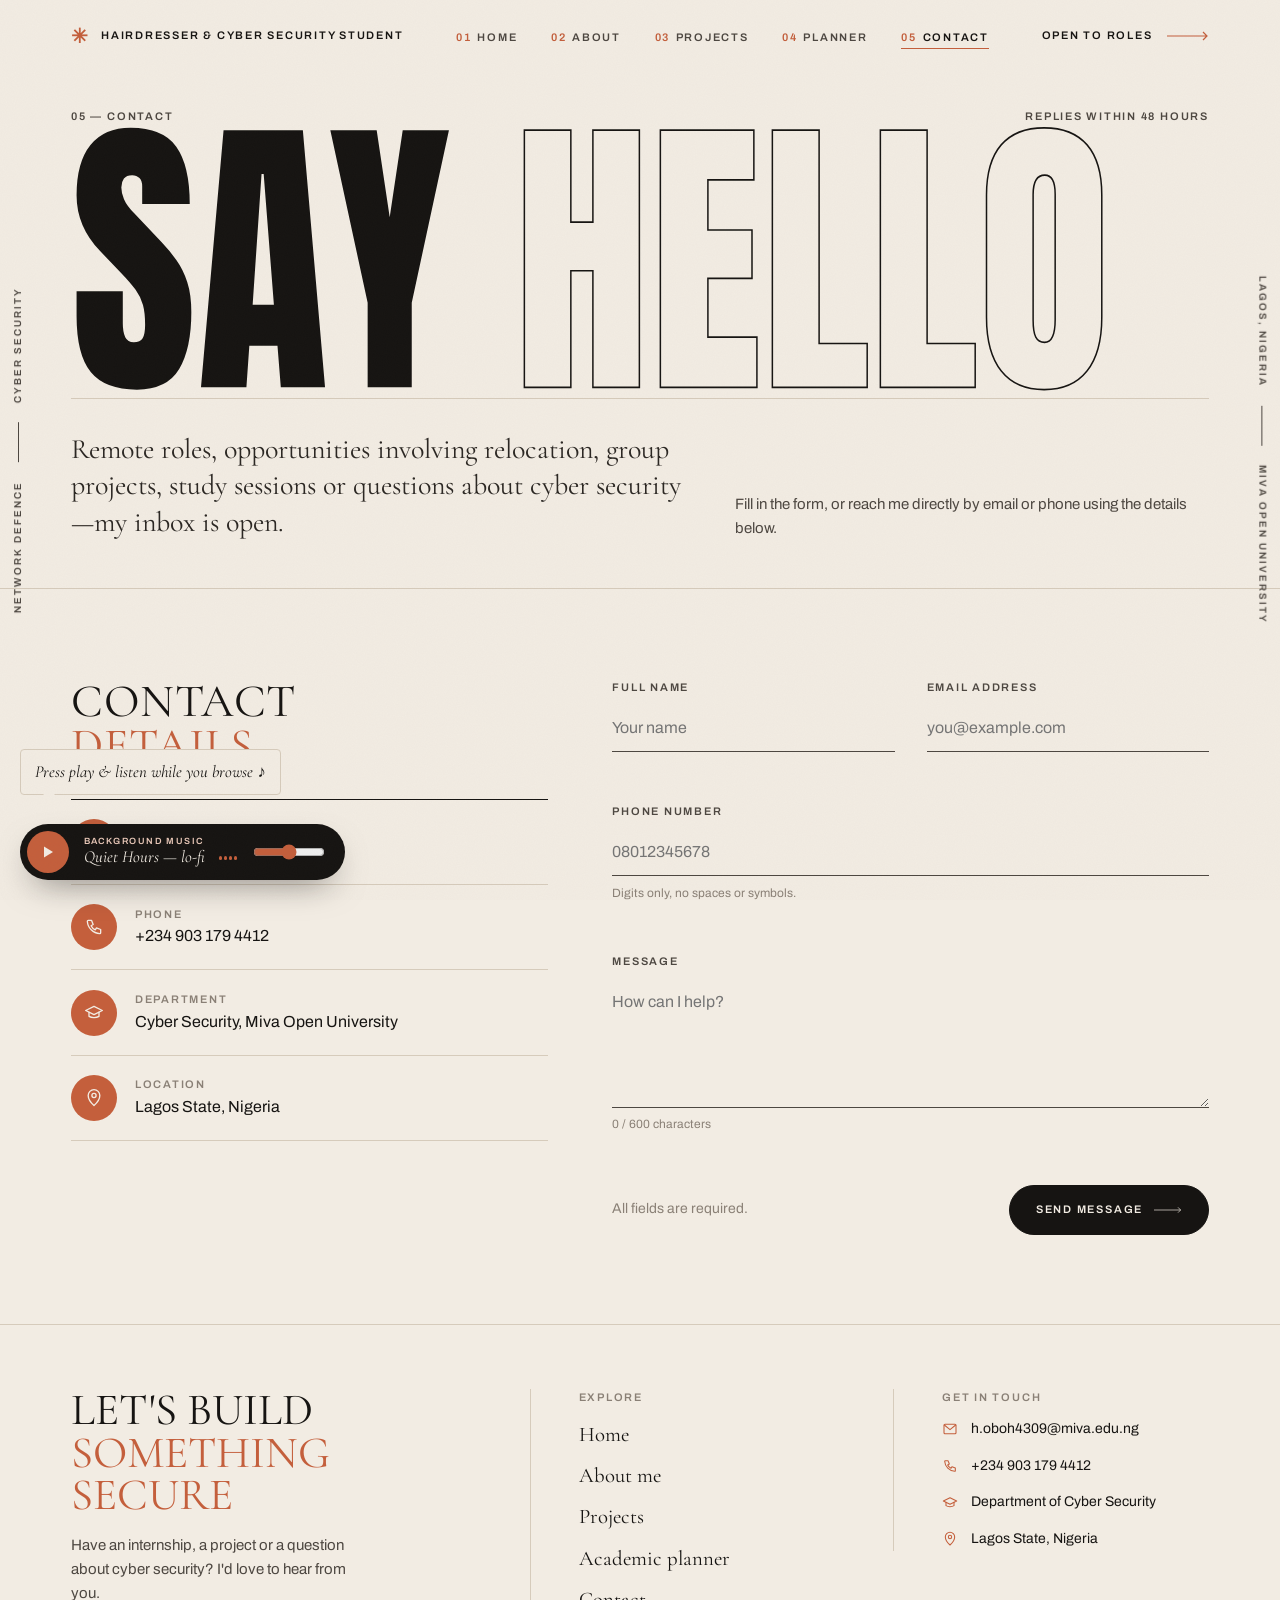
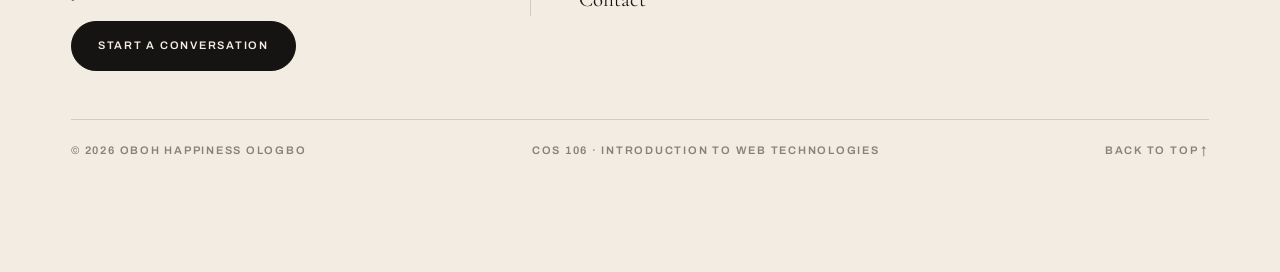
<file: contact.html>
<!DOCTYPE html>
<html lang="en">
<head>
  <meta charset="UTF-8">
  <meta name="viewport" content="width=device-width, initial-scale=1">
  <title>Contact — Oboh Happiness Ologbo</title>
  <meta name="description" content="Contact Oboh Happiness Ologbo, a hairdresser and Cyber Security student in Lagos, Nigeria, open to remote roles and relocation.">
  <meta name="author" content="Oboh Happiness Ologbo">
  <meta property="og:title" content="Contact — Oboh Happiness Ologbo">
  <meta property="og:description" content="Contact Oboh Happiness Ologbo, a hairdresser and Cyber Security student in Lagos, Nigeria, open to remote roles and relocation.">
  <meta property="og:type" content="website">
  <meta name="twitter:card" content="summary_large_image">
  <meta name="theme-color" content="#f2ece3">
  <link rel="icon" href="images/favicon.svg" type="image/svg+xml">
  <link rel="preconnect" href="https://fonts.googleapis.com">
  <link rel="preconnect" href="https://fonts.gstatic.com" crossorigin>
  <link href="https://fonts.googleapis.com/css2?family=Anton&amp;family=Archivo:wght@400;500;600;700&amp;family=Cormorant+Garamond:ital,wght@0,400;0,500;1,400;1,500&amp;family=Mrs+Saint+Delafield&amp;display=swap" rel="stylesheet">
  <link rel="stylesheet" href="css/style.css">
</head>
<body data-page="contact">
  <a class="skip-link" href="#main">Skip to content</a>

  <header class="site-header" id="top">
    <div class="container header-inner">
      <a class="brand label" href="index.html" aria-label="Oboh Happiness Ologbo — home">
        <span class="brand-star" aria-hidden="true">✳</span> Hairdresser &amp; Cyber Security Student
      </a>
      <nav class="main-nav" aria-label="Main navigation">
        <button class="nav-toggle label" type="button" aria-expanded="false" aria-controls="nav-list">
          <span class="bars" aria-hidden="true"></span> Menu
        </button>
        <ul class="nav-list" id="nav-list">
          <li><a href="index.html" data-nav="home"><span class="num">01</span>Home</a></li>
          <li><a href="about.html" data-nav="about"><span class="num">02</span>About</a></li>
          <li><a href="projects.html" data-nav="projects"><span class="num">03</span>Projects</a></li>
          <li><a href="planner.html" data-nav="planner"><span class="num">04</span>Planner</a></li>
          <li><a href="contact.html" data-nav="contact" aria-current="page"><span class="num">05</span>Contact</a></li>
        </ul>
      </nav>
      <a class="link-arrow header-cta" href="contact.html">Open to roles <svg viewBox="0 0 42 10" fill="none" stroke="currentColor" stroke-width="1.2" aria-hidden="true"><path d="M0 5h40M36 1l4 4-4 4"/></svg></a>
    </div>
  </header>

  <div class="rail rail--left" aria-hidden="true"><span>Network Defence</span><span>Cyber Security</span></div>
  <div class="rail rail--right" aria-hidden="true"><span>Lagos, Nigeria</span><span>Miva Open University</span></div>

  <main id="main">
    <section class="page-hero" aria-labelledby="page-title">
      <div class="container">
        <div class="crumbs label"><span>05 — Contact</span><span>Replies within 48 hours</span></div>
        <h1 class="page-word" id="page-title" aria-label="Say hello"><span class="ch" style="animation-delay:0.00s">S</span><span class="ch" style="animation-delay:0.05s">A</span><span class="ch" style="animation-delay:0.10s">Y</span> <span class="outline"><span class="ch" style="animation-delay:0.00s">H</span><span class="ch" style="animation-delay:0.05s">E</span><span class="ch" style="animation-delay:0.10s">L</span><span class="ch" style="animation-delay:0.15s">L</span><span class="ch" style="animation-delay:0.20s">O</span></span></h1>
        <div class="page-hero-meta">
          <p class="lead">Remote roles, opportunities involving relocation, group projects, study sessions or questions about cyber security—my inbox is open.</p>
          <p>Fill in the form, or reach me directly by email or phone using the details below.</p>
        </div>
      </div>
    </section>

    <section class="section" aria-label="Contact details and form">
      <div class="container contact-grid">
        <div class="reveal">
          <h2 class="section-title">Contact<span>Details</span></h2>
          <ul class="contact-list" style="margin-top:2rem">
            <li><span class="icon-dot"><svg viewBox="0 0 24 24" fill="none" stroke="currentColor" stroke-width="1.6" stroke-linecap="round" stroke-linejoin="round" aria-hidden="true"><rect x="3" y="5" width="18" height="14" rx="1.5"/><path d="M3.5 6l8.5 7 8.5-7"/></svg></span><div><span class="label">Email</span><a href="mailto:h.oboh4309@miva.edu.ng">h.oboh4309@miva.edu.ng</a></div></li>
            <li><span class="icon-dot"><svg viewBox="0 0 24 24" fill="none" stroke="currentColor" stroke-width="1.6" stroke-linecap="round" stroke-linejoin="round" aria-hidden="true"><path d="M5 4h4l2 5-2.5 1.5a11 11 0 005 5L15 13l5 2v4a1 1 0 01-1 1A16 16 0 014 5a1 1 0 011-1z"/></svg></span><div><span class="label">Phone</span><a href="tel:+2349031794412">+234 903 179 4412</a></div></li>
            <li><span class="icon-dot"><svg viewBox="0 0 24 24" fill="none" stroke="currentColor" stroke-width="1.6" stroke-linecap="round" stroke-linejoin="round" aria-hidden="true"><path d="M2 9l10-5 10 5-10 5L2 9z"/><path d="M6 11v5c3 2 9 2 12 0v-5"/></svg></span><div><span class="label">Department</span><span class="val">Cyber Security, Miva Open University</span></div></li>
            <li><span class="icon-dot"><svg viewBox="0 0 24 24" fill="none" stroke="currentColor" stroke-width="1.6" stroke-linecap="round" stroke-linejoin="round" aria-hidden="true"><path d="M12 21s-7-6.2-7-12a7 7 0 0114 0c0 5.8-7 12-7 12z"/><circle cx="12" cy="9" r="2.5"/></svg></span><div><span class="label">Location</span><span class="val">Lagos State, Nigeria</span></div></li>
          </ul>
        </div>

        <div class="reveal reveal-d1">
          <form class="contact-form" id="contact-form" novalidate>
            <div class="field">
              <label for="c-name">Full name</label>
              <input id="c-name" name="name" type="text" autocomplete="name" placeholder="Your name">
              <span class="error" id="c-name-error" aria-live="polite"></span>
            </div>
            <div class="field">
              <label for="c-email">Email address</label>
              <input id="c-email" name="email" type="email" autocomplete="email" placeholder="you@example.com">
              <span class="error" id="c-email-error" aria-live="polite"></span>
            </div>
            <div class="field field--wide">
              <label for="c-phone">Phone number</label>
              <input id="c-phone" name="phone" type="tel" inputmode="numeric" autocomplete="tel" placeholder="08012345678">
              <span class="hint">Digits only, no spaces or symbols.</span>
              <span class="error" id="c-phone-error" aria-live="polite"></span>
            </div>
            <div class="field field--wide">
              <label for="c-message">Message</label>
              <textarea id="c-message" name="message" maxlength="600" placeholder="How can I help?"></textarea>
              <span class="hint"><span id="c-count">0</span> / 600 characters</span>
              <span class="error" id="c-message-error" aria-live="polite"></span>
            </div>
            <div class="form-foot">
              <span class="form-status muted" id="form-status">All fields are required.</span>
              <button class="btn" type="submit">Send message <svg viewBox="0 0 42 10" fill="none" stroke="currentColor" stroke-data-w="1.2" aria-hidden="true"><path d="M0 5h40M36 1l4 4-4 4"/></svg></button>
            </div>
          </form>
          <div class="success-card" id="success-card" role="status" tabindex="-1">
            <p class="label rust">Message sent</p>
            <h3>Thank you, <span id="success-name">friend</span>!</h3>
            <p class="muted">Your message has been received. I'll reply to <strong id="success-email"></strong> as soon as I can.</p>
            <button class="btn btn--ghost btn--small" type="button" id="send-another">Send another message</button>
          </div>
        </div>
      </div>
    </section>
  </main>

  <footer class="site-footer">
    <div class="container">
      <div class="footer-grid">
        <div class="footer-cta">
          <h2>Let's build<span>something secure</span></h2>
          <p>Have an internship, a project or a question about cyber security? I'd love to hear from you.</p>
          <p><a class="btn" href="contact.html">Start a conversation</a></p>
        </div>
        <nav class="footer-nav" aria-label="Footer navigation">
          <p class="label muted">Explore</p>
          <ul>
            <li><a href="index.html">Home</a></li>
            <li><a href="about.html">About me</a></li>
            <li><a href="projects.html">Projects</a></li>
            <li><a href="planner.html">Academic planner</a></li>
            <li><a href="contact.html">Contact</a></li>
          </ul>
        </nav>
        <address class="footer-contact" style="font-style:normal">
          <p class="label muted">Get in touch</p>
          <ul>
            <li><svg viewBox="0 0 24 24" fill="none" stroke="currentColor" stroke-width="1.6" stroke-linecap="round" stroke-linejoin="round" aria-hidden="true"><rect x="3" y="5" width="18" height="14" rx="1.5"/><path d="M3.5 6l8.5 7 8.5-7"/></svg><a href="mailto:h.oboh4309@miva.edu.ng">h.oboh4309@miva.edu.ng</a></li>
            <li><svg viewBox="0 0 24 24" fill="none" stroke="currentColor" stroke-width="1.6" stroke-linecap="round" stroke-linejoin="round" aria-hidden="true"><path d="M5 4h4l2 5-2.5 1.5a11 11 0 005 5L15 13l5 2v4a1 1 0 01-1 1A16 16 0 014 5a1 1 0 011-1z"/></svg><a href="tel:+2349031794412">+234 903 179 4412</a></li>
            <li><svg viewBox="0 0 24 24" fill="none" stroke="currentColor" stroke-width="1.6" stroke-linecap="round" stroke-linejoin="round" aria-hidden="true"><path d="M2 9l10-5 10 5-10 5L2 9z"/><path d="M6 11v5c3 2 9 2 12 0v-5"/></svg><span>Department of Cyber Security</span></li>
            <li><svg viewBox="0 0 24 24" fill="none" stroke="currentColor" stroke-width="1.6" stroke-linecap="round" stroke-linejoin="round" aria-hidden="true"><path d="M12 21s-7-6.2-7-12a7 7 0 0114 0c0 5.8-7 12-7 12z"/><circle cx="12" cy="9" r="2.5"/></svg><span>Lagos State, Nigeria</span></li>
          </ul>
        </address>
      </div>
      <div class="footer-bottom label">
        <span>&copy; <span data-year>2026</span> Oboh Happiness Ologbo</span>
        <span>COS 106 · Introduction to Web Technologies</span>
        <a href="#top">Back to top ↑</a>
      </div>
    </div>
  </footer>

  <!-- Background music: "Quiet Hours", an original lo-fi loop made for this portfolio -->
  <div class="player" id="player">
    <p class="player-hint" id="player-hint" hidden>Press play &amp; listen while you browse ♪</p>
    <button class="player-btn" id="player-btn" type="button" aria-label="Play background music">
      <svg class="i-play" viewBox="0 0 16 16" fill="currentColor" aria-hidden="true"><path d="M4 2.5v11l9-5.5z"/></svg>
      <svg class="i-pause" viewBox="0 0 16 16" fill="currentColor" aria-hidden="true"><rect x="3.5" y="2.5" width="3" height="11"/><rect x="9.5" y="2.5" width="3" height="11"/></svg>
    </button>
    <div class="player-text">
      <span class="label" id="player-status">Background music</span>
      <span class="title">Quiet Hours — lo-fi</span>
    </div>
    <span class="eq" aria-hidden="true"><i></i><i></i><i></i><i></i></span>
    <label class="visually-hidden" for="player-volume">Volume</label>
    <input type="range" id="player-volume" min="0" max="1" step="0.05" value="0.5">
    <audio id="bg-audio" loop preload="metadata">
      <source src="audio/quiet-hours.mp3" type="audio/mpeg">
      Your browser does not support the audio element.
    </audio>
  </div>

  <div class="toast" id="toast" role="status" aria-live="polite"></div>
  <script src="js/main.js"></script>
  <script src="js/contact.js"></script>
</body>
</html>
</file>
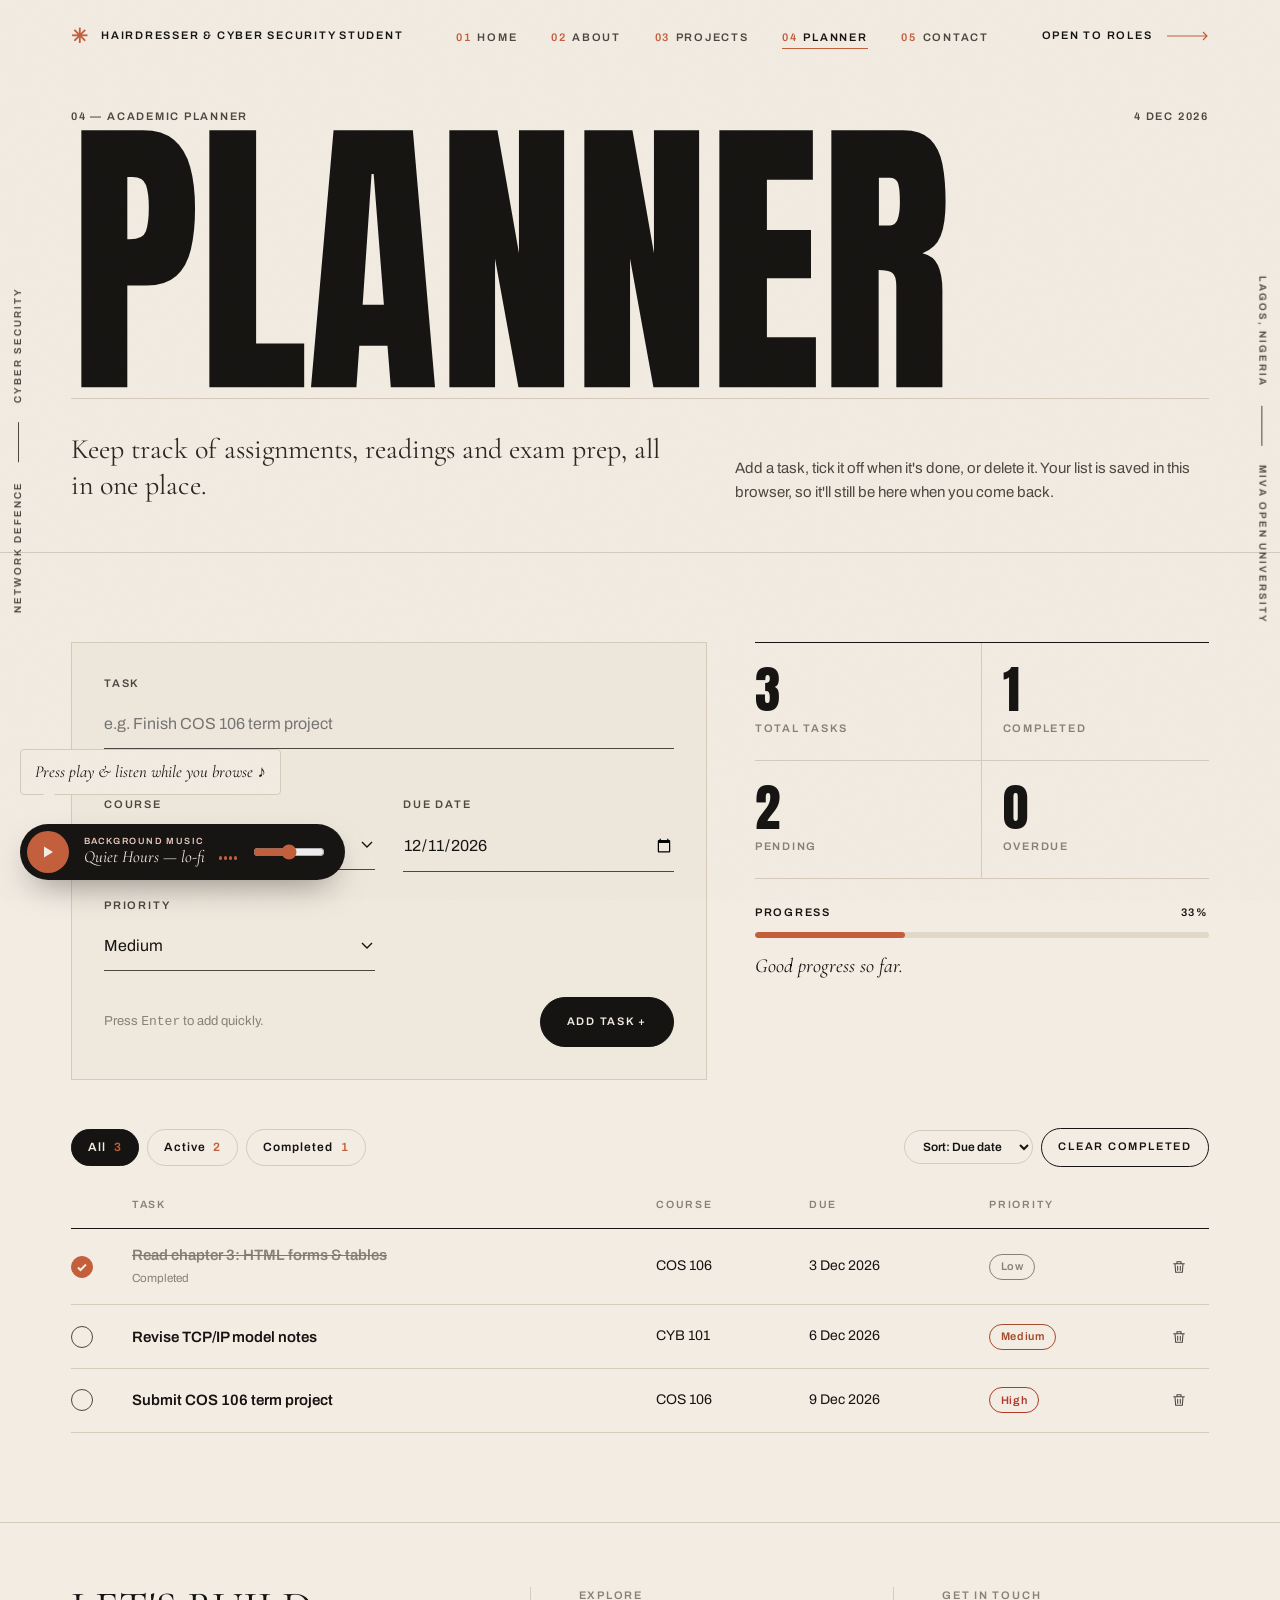
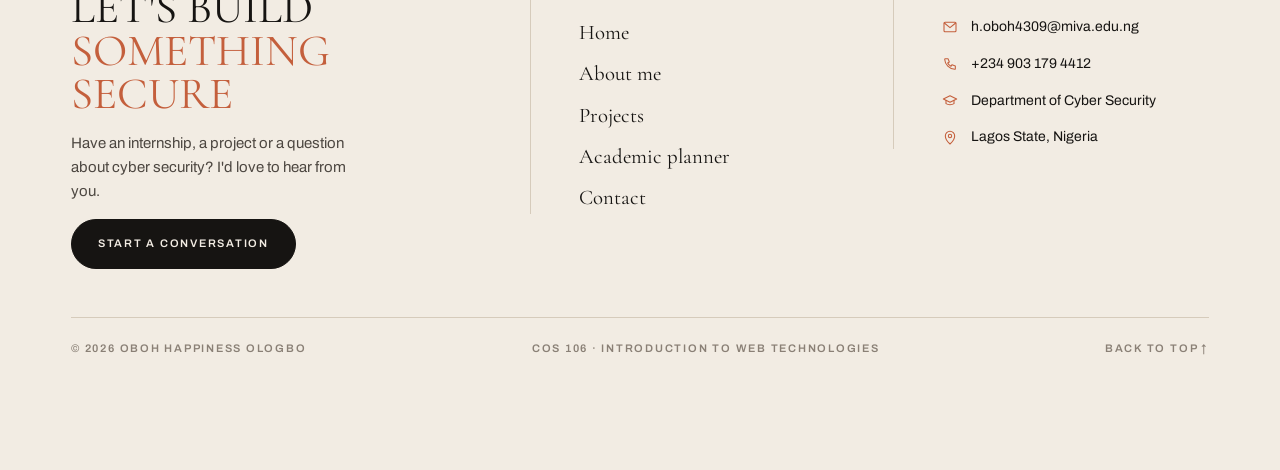
<file: planner.html>
<!DOCTYPE html>
<html lang="en">
<head>
  <meta charset="UTF-8">
  <meta name="viewport" content="width=device-width, initial-scale=1">
  <title>Academic Planner — Oboh Happiness Ologbo</title>
  <meta name="description" content="An interactive academic planner: add study tasks, mark them complete and delete them. Built with vanilla JavaScript.">
  <meta name="author" content="Oboh Happiness Ologbo">
  <meta property="og:title" content="Academic Planner — Oboh Happiness Ologbo">
  <meta property="og:description" content="An interactive academic planner: add study tasks, mark them complete and delete them. Built with vanilla JavaScript.">
  <meta property="og:type" content="website">
  <meta name="twitter:card" content="summary_large_image">
  <meta name="theme-color" content="#f2ece3">
  <link rel="icon" href="images/favicon.svg" type="image/svg+xml">
  <link rel="preconnect" href="https://fonts.googleapis.com">
  <link rel="preconnect" href="https://fonts.gstatic.com" crossorigin>
  <link href="https://fonts.googleapis.com/css2?family=Anton&amp;family=Archivo:wght@400;500;600;700&amp;family=Cormorant+Garamond:ital,wght@0,400;0,500;1,400;1,500&amp;family=Mrs+Saint+Delafield&amp;display=swap" rel="stylesheet">
  <link rel="stylesheet" href="css/style.css">
</head>
<body data-page="planner">
  <a class="skip-link" href="#main">Skip to content</a>

  <header class="site-header" id="top">
    <div class="container header-inner">
      <a class="brand label" href="index.html" aria-label="Oboh Happiness Ologbo — home">
        <span class="brand-star" aria-hidden="true">✳</span> Hairdresser &amp; Cyber Security Student
      </a>
      <nav class="main-nav" aria-label="Main navigation">
        <button class="nav-toggle label" type="button" aria-expanded="false" aria-controls="nav-list">
          <span class="bars" aria-hidden="true"></span> Menu
        </button>
        <ul class="nav-list" id="nav-list">
          <li><a href="index.html" data-nav="home"><span class="num">01</span>Home</a></li>
          <li><a href="about.html" data-nav="about"><span class="num">02</span>About</a></li>
          <li><a href="projects.html" data-nav="projects"><span class="num">03</span>Projects</a></li>
          <li><a href="planner.html" data-nav="planner" aria-current="page"><span class="num">04</span>Planner</a></li>
          <li><a href="contact.html" data-nav="contact"><span class="num">05</span>Contact</a></li>
        </ul>
      </nav>
      <a class="link-arrow header-cta" href="contact.html">Open to roles <svg viewBox="0 0 42 10" fill="none" stroke="currentColor" stroke-width="1.2" aria-hidden="true"><path d="M0 5h40M36 1l4 4-4 4"/></svg></a>
    </div>
  </header>

  <div class="rail rail--left" aria-hidden="true"><span>Network Defence</span><span>Cyber Security</span></div>
  <div class="rail rail--right" aria-hidden="true"><span>Lagos, Nigeria</span><span>Miva Open University</span></div>

  <main id="main">
    <section class="page-hero" aria-labelledby="page-title">
      <div class="container">
        <div class="crumbs label"><span>04 — Academic planner</span><span id="today-label">Today</span></div>
        <h1 class="page-word" id="page-title" aria-label="Academic planner"><span class="ch" style="animation-delay:0.00s">P</span><span class="ch" style="animation-delay:0.05s">L</span><span class="ch" style="animation-delay:0.10s">A</span><span class="ch" style="animation-delay:0.15s">N</span><span class="ch" style="animation-delay:0.20s">N</span><span class="ch" style="animation-delay:0.25s">E</span><span class="ch" style="animation-delay:0.30s">R</span></h1>
        <div class="page-hero-meta">
          <p class="lead">Keep track of assignments, readings and exam prep, all in one place.</p>
          <p>Add a task, tick it off when it's done, or delete it. Your list is saved in this browser, so it'll still be here when you come back.</p>
        </div>
      </div>
    </section>

    <section class="section" aria-label="Planner">
      <div class="container">
        <div class="planner-top">
          <form class="task-form" id="task-form" novalidate>
            <div class="field field--wide">
              <label for="task-title">Task</label>
              <input id="task-title" name="title" type="text" maxlength="90" placeholder="e.g. Finish COS 106 term project">
              <span class="error" id="task-error" aria-live="polite"></span>
            </div>
            <div class="field">
              <label for="task-course">Course</label>
              <select id="task-course" name="course">
                <option value="COS 106">COS 106 — Web Technologies</option>
                <option value="COS 101">COS 101 — Computing Sciences</option>
                <option value="CYB 101">CYB 101 — Cyber Security</option>
                <option value="MTH 101">MTH 101 — Mathematics</option>
                <option value="GST 111">GST 111 — Communication</option>
                <option value="Personal">Personal study</option>
              </select>
            </div>
            <div class="field">
              <label for="task-due">Due date</label>
              <input id="task-due" name="due" type="date">
            </div>
            <div class="field">
              <label for="task-priority">Priority</label>
              <select id="task-priority" name="priority">
                <option value="high">High</option>
                <option value="medium" selected>Medium</option>
                <option value="low">Low</option>
              </select>
            </div>
            <div class="form-foot">
              <span class="muted" style="font-size:13px">Press <kbd>Enter</kbd> to add quickly.</span>
              <button class="btn" type="submit">Add task +</button>
            </div>
          </form>

          <aside aria-label="Progress summary">
            <div class="stats">
              <div class="stat"><strong id="stat-total">0</strong><span class="label">Total tasks</span></div>
              <div class="stat"><strong id="stat-done">0</strong><span class="label">Completed</span></div>
              <div class="stat"><strong id="stat-pending">0</strong><span class="label">Pending</span></div>
              <div class="stat"><strong id="stat-overdue">0</strong><span class="label">Overdue</span></div>
            </div>
            <div class="progress">
              <div style="display:flex;justify-content:space-between" class="label"><span>Progress</span><span id="progress-pct">0%</span></div>
              <div class="progress-track" role="progressbar" aria-valuemin="0" aria-valuemax="100" aria-valuenow="0" id="progress-bar"><i id="progress-fill"></i></div>
              <p class="progress-note" id="progress-note">Add your first task to get started.</p>
            </div>
          </aside>
        </div>

        <div class="task-toolbar">
          <div class="group" role="group" aria-label="Show tasks">
            <button class="chip is-active" type="button" data-view="all">All <span class="count" data-count="all">0</span></button>
            <button class="chip" type="button" data-view="active">Active <span class="count" data-count="active">0</span></button>
            <button class="chip" type="button" data-view="done">Completed <span class="count" data-count="done">0</span></button>
          </div>
          <div class="group">
            <label class="visually-hidden" for="task-sort">Sort tasks</label>
            <select id="task-sort">
              <option value="due">Sort: Due date</option>
              <option value="priority">Sort: Priority</option>
              <option value="newest">Sort: Newest</option>
            </select>
            <button class="btn btn--ghost btn--small" type="button" id="clear-done">Clear completed</button>
          </div>
        </div>

        <div class="table-wrap">
          <table class="data-table task-table">
            <caption class="visually-hidden">Your academic tasks</caption>
            <thead>
              <tr><th scope="col" style="width:48px"><span class="visually-hidden">Done</span></th><th scope="col">Task</th><th scope="col">Course</th><th scope="col">Due</th><th scope="col">Priority</th><th scope="col" style="width:56px"><span class="visually-hidden">Delete</span></th></tr>
            </thead>
            <tbody id="task-body"></tbody>
          </table>
        </div>
        <div class="empty-state" id="empty-state" hidden>
          <span class="serif">Nothing here yet.</span>
          <span id="empty-text">Add a task above and it'll show up in this list.</span>
        </div>
      </div>
    </section>
  </main>

  <footer class="site-footer">
    <div class="container">
      <div class="footer-grid">
        <div class="footer-cta">
          <h2>Let's build<span>something secure</span></h2>
          <p>Have an internship, a project or a question about cyber security? I'd love to hear from you.</p>
          <p><a class="btn" href="contact.html">Start a conversation</a></p>
        </div>
        <nav class="footer-nav" aria-label="Footer navigation">
          <p class="label muted">Explore</p>
          <ul>
            <li><a href="index.html">Home</a></li>
            <li><a href="about.html">About me</a></li>
            <li><a href="projects.html">Projects</a></li>
            <li><a href="planner.html">Academic planner</a></li>
            <li><a href="contact.html">Contact</a></li>
          </ul>
        </nav>
        <address class="footer-contact" style="font-style:normal">
          <p class="label muted">Get in touch</p>
          <ul>
            <li><svg viewBox="0 0 24 24" fill="none" stroke="currentColor" stroke-width="1.6" stroke-linecap="round" stroke-linejoin="round" aria-hidden="true"><rect x="3" y="5" width="18" height="14" rx="1.5"/><path d="M3.5 6l8.5 7 8.5-7"/></svg><a href="mailto:h.oboh4309@miva.edu.ng">h.oboh4309@miva.edu.ng</a></li>
            <li><svg viewBox="0 0 24 24" fill="none" stroke="currentColor" stroke-width="1.6" stroke-linecap="round" stroke-linejoin="round" aria-hidden="true"><path d="M5 4h4l2 5-2.5 1.5a11 11 0 005 5L15 13l5 2v4a1 1 0 01-1 1A16 16 0 014 5a1 1 0 011-1z"/></svg><a href="tel:+2349031794412">+234 903 179 4412</a></li>
            <li><svg viewBox="0 0 24 24" fill="none" stroke="currentColor" stroke-width="1.6" stroke-linecap="round" stroke-linejoin="round" aria-hidden="true"><path d="M2 9l10-5 10 5-10 5L2 9z"/><path d="M6 11v5c3 2 9 2 12 0v-5"/></svg><span>Department of Cyber Security</span></li>
            <li><svg viewBox="0 0 24 24" fill="none" stroke="currentColor" stroke-width="1.6" stroke-linecap="round" stroke-linejoin="round" aria-hidden="true"><path d="M12 21s-7-6.2-7-12a7 7 0 0114 0c0 5.8-7 12-7 12z"/><circle cx="12" cy="9" r="2.5"/></svg><span>Lagos State, Nigeria</span></li>
          </ul>
        </address>
      </div>
      <div class="footer-bottom label">
        <span>&copy; <span data-year>2026</span> Oboh Happiness Ologbo</span>
        <span>COS 106 · Introduction to Web Technologies</span>
        <a href="#top">Back to top ↑</a>
      </div>
    </div>
  </footer>

  <!-- Background music: "Quiet Hours", an original lo-fi loop made for this portfolio -->
  <div class="player" id="player">
    <p class="player-hint" id="player-hint" hidden>Press play &amp; listen while you browse ♪</p>
    <button class="player-btn" id="player-btn" type="button" aria-label="Play background music">
      <svg class="i-play" viewBox="0 0 16 16" fill="currentColor" aria-hidden="true"><path d="M4 2.5v11l9-5.5z"/></svg>
      <svg class="i-pause" viewBox="0 0 16 16" fill="currentColor" aria-hidden="true"><rect x="3.5" y="2.5" width="3" height="11"/><rect x="9.5" y="2.5" width="3" height="11"/></svg>
    </button>
    <div class="player-text">
      <span class="label" id="player-status">Background music</span>
      <span class="title">Quiet Hours — lo-fi</span>
    </div>
    <span class="eq" aria-hidden="true"><i></i><i></i><i></i><i></i></span>
    <label class="visually-hidden" for="player-volume">Volume</label>
    <input type="range" id="player-volume" min="0" max="1" step="0.05" value="0.5">
    <audio id="bg-audio" loop preload="metadata">
      <source src="audio/quiet-hours.mp3" type="audio/mpeg">
      Your browser does not support the audio element.
    </audio>
  </div>

  <div class="toast" id="toast" role="status" aria-live="polite"></div>
  <script src="js/main.js"></script>
  <script src="js/planner.js"></script>
</body>
</html>
</file>
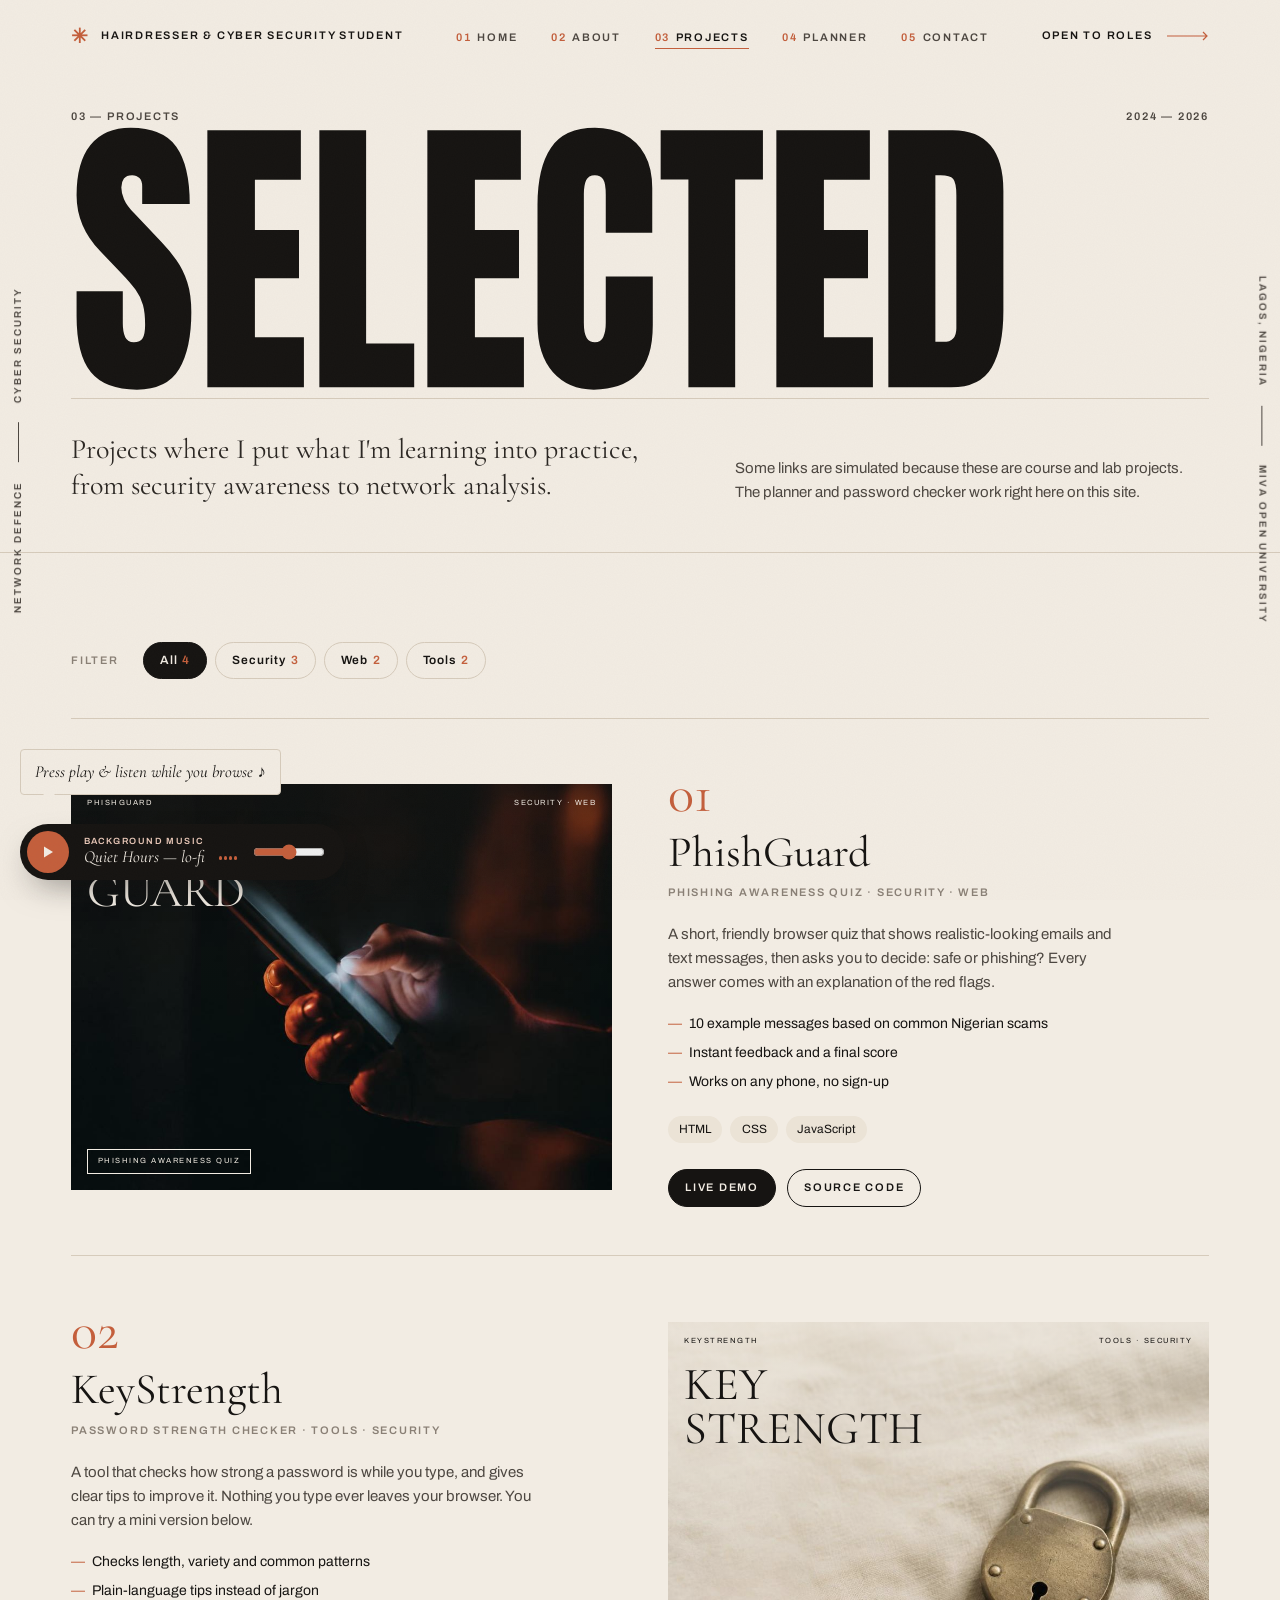
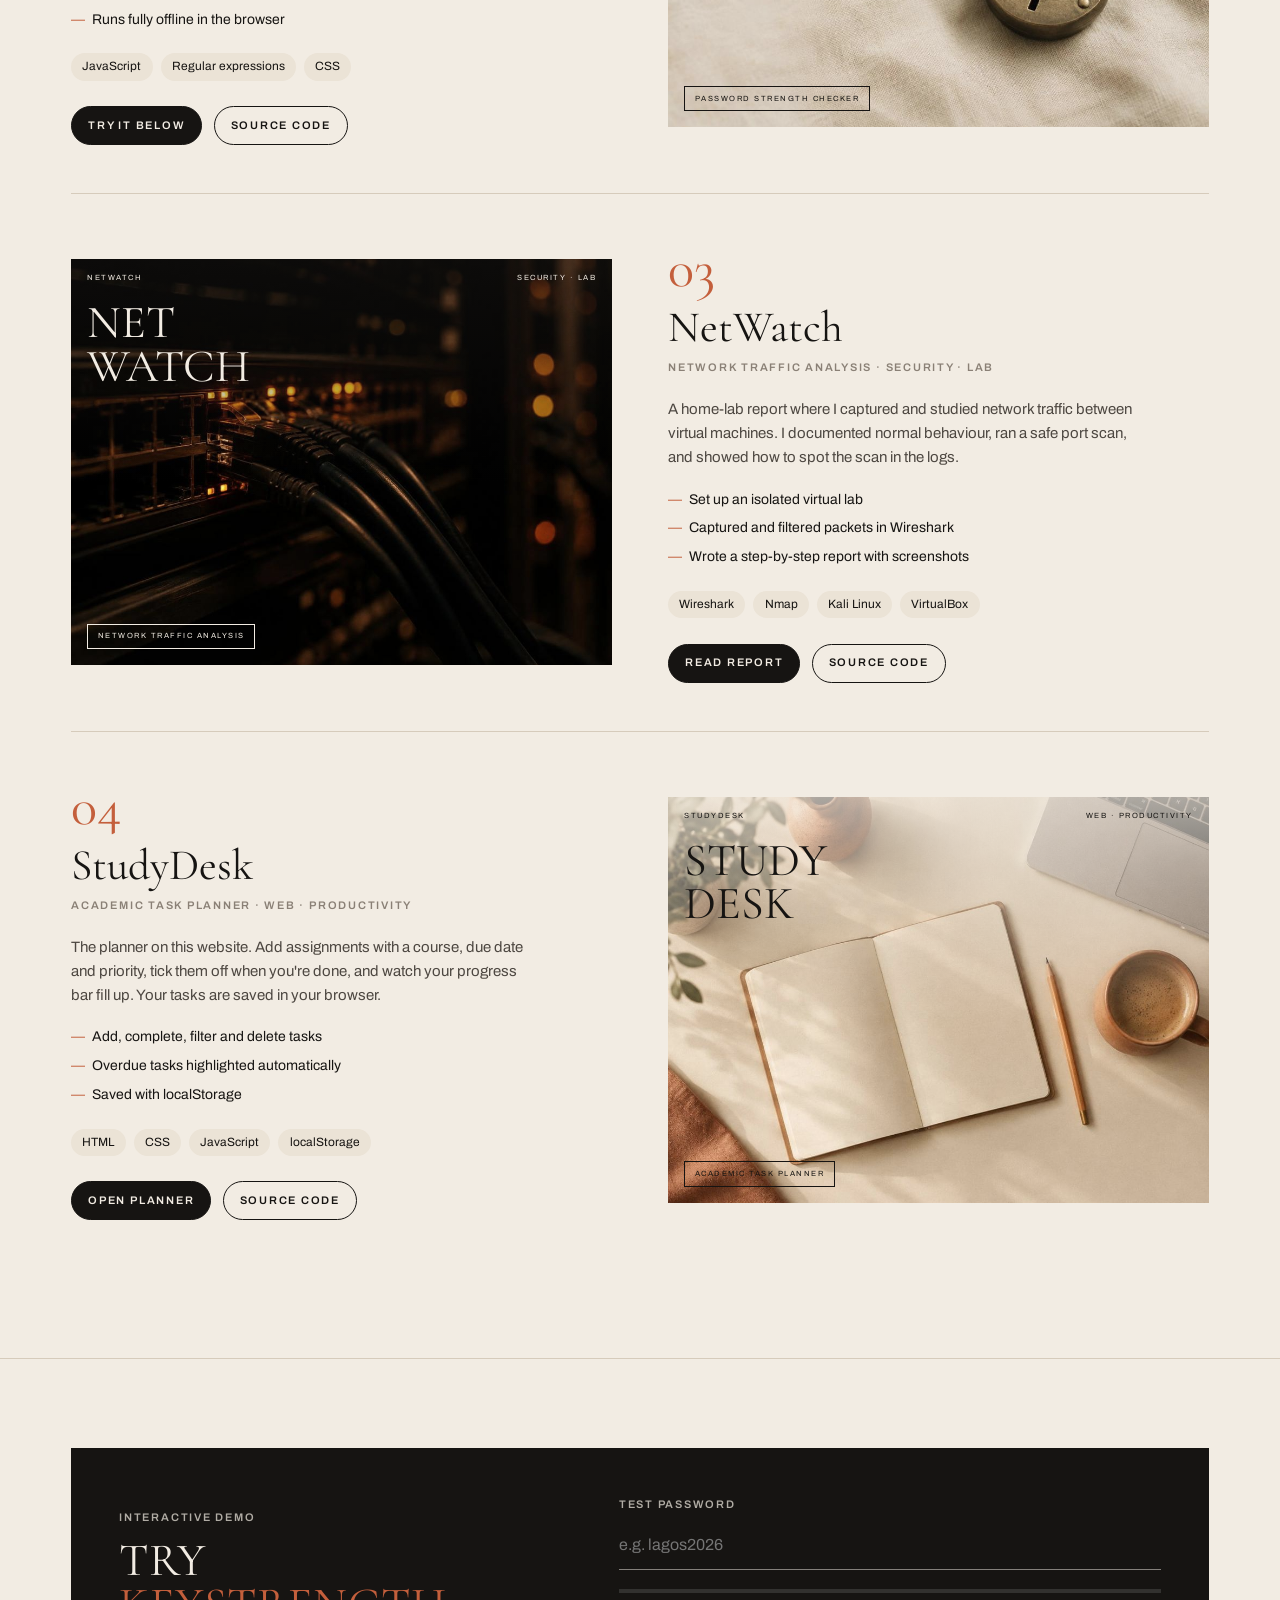
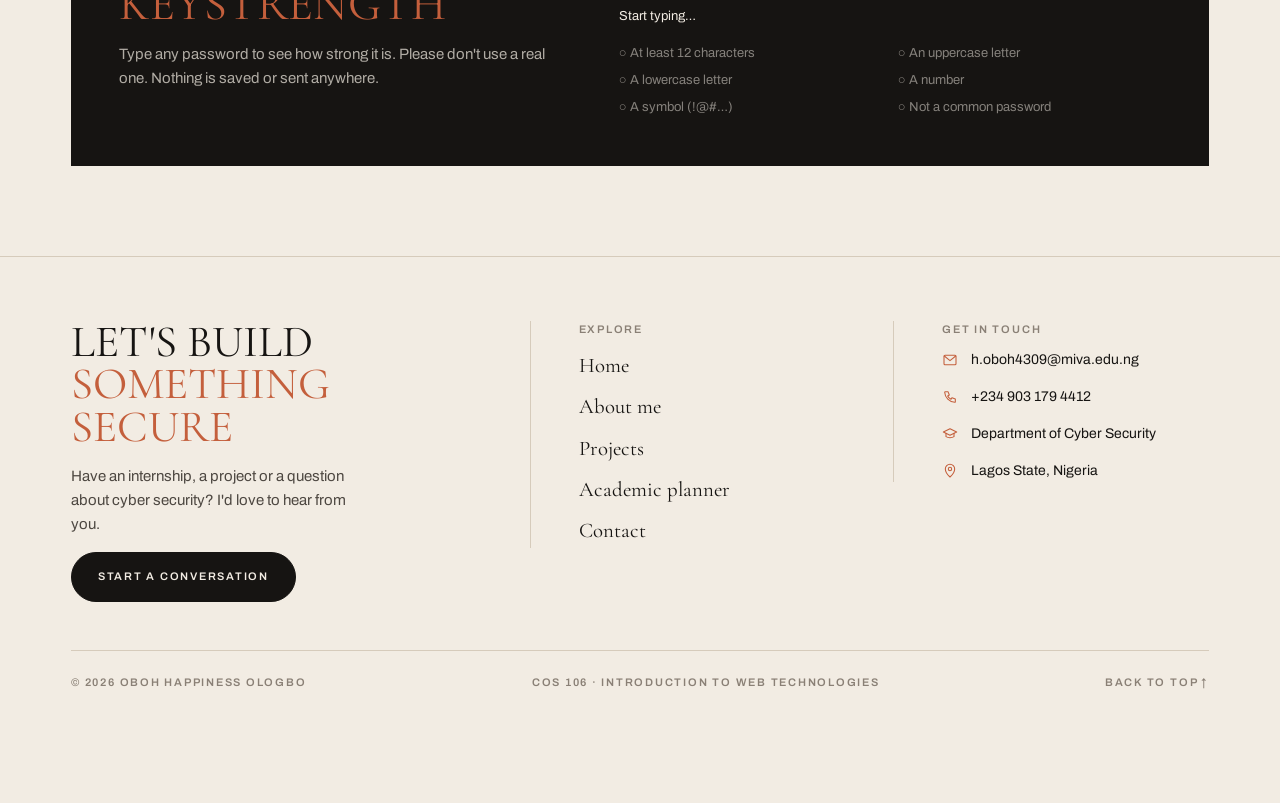
<file: projects.html>
<!DOCTYPE html>
<html lang="en">
<head>
  <meta charset="UTF-8">
  <meta name="viewport" content="width=device-width, initial-scale=1">
  <title>Projects — Oboh Happiness Ologbo</title>
  <meta name="description" content="Cyber security and web projects by Oboh Happiness Ologbo: PhishGuard, KeyStrength, NetWatch and StudyDesk.">
  <meta name="author" content="Oboh Happiness Ologbo">
  <meta property="og:title" content="Projects — Oboh Happiness Ologbo">
  <meta property="og:description" content="Cyber security and web projects by Oboh Happiness Ologbo: PhishGuard, KeyStrength, NetWatch and StudyDesk.">
  <meta property="og:type" content="website">
  <meta name="twitter:card" content="summary_large_image">
  <meta name="theme-color" content="#f2ece3">
  <link rel="icon" href="images/favicon.svg" type="image/svg+xml">
  <link rel="preconnect" href="https://fonts.googleapis.com">
  <link rel="preconnect" href="https://fonts.gstatic.com" crossorigin>
  <link href="https://fonts.googleapis.com/css2?family=Anton&amp;family=Archivo:wght@400;500;600;700&amp;family=Cormorant+Garamond:ital,wght@0,400;0,500;1,400;1,500&amp;family=Mrs+Saint+Delafield&amp;display=swap" rel="stylesheet">
  <link rel="stylesheet" href="css/style.css">
</head>
<body data-page="projects">
  <a class="skip-link" href="#main">Skip to content</a>

  <header class="site-header" id="top">
    <div class="container header-inner">
      <a class="brand label" href="index.html" aria-label="Oboh Happiness Ologbo — home">
        <span class="brand-star" aria-hidden="true">✳</span> Hairdresser &amp; Cyber Security Student
      </a>
      <nav class="main-nav" aria-label="Main navigation">
        <button class="nav-toggle label" type="button" aria-expanded="false" aria-controls="nav-list">
          <span class="bars" aria-hidden="true"></span> Menu
        </button>
        <ul class="nav-list" id="nav-list">
          <li><a href="index.html" data-nav="home"><span class="num">01</span>Home</a></li>
          <li><a href="about.html" data-nav="about"><span class="num">02</span>About</a></li>
          <li><a href="projects.html" data-nav="projects" aria-current="page"><span class="num">03</span>Projects</a></li>
          <li><a href="planner.html" data-nav="planner"><span class="num">04</span>Planner</a></li>
          <li><a href="contact.html" data-nav="contact"><span class="num">05</span>Contact</a></li>
        </ul>
      </nav>
      <a class="link-arrow header-cta" href="contact.html">Open to roles <svg viewBox="0 0 42 10" fill="none" stroke="currentColor" stroke-width="1.2" aria-hidden="true"><path d="M0 5h40M36 1l4 4-4 4"/></svg></a>
    </div>
  </header>

  <div class="rail rail--left" aria-hidden="true"><span>Network Defence</span><span>Cyber Security</span></div>
  <div class="rail rail--right" aria-hidden="true"><span>Lagos, Nigeria</span><span>Miva Open University</span></div>

  <main id="main">
    <section class="page-hero" aria-labelledby="page-title">
      <div class="container">
        <div class="crumbs label"><span>03 — Projects</span><span>2024 — 2026</span></div>
        <h1 class="page-word" id="page-title" aria-label="Selected work"><span class="ch" style="animation-delay:0.00s">S</span><span class="ch" style="animation-delay:0.05s">E</span><span class="ch" style="animation-delay:0.10s">L</span><span class="ch" style="animation-delay:0.15s">E</span><span class="ch" style="animation-delay:0.20s">C</span><span class="ch" style="animation-delay:0.25s">T</span><span class="ch" style="animation-delay:0.30s">E</span><span class="ch" style="animation-delay:0.35s">D</span></h1>
        <div class="page-hero-meta">
          <p class="lead">Projects where I put what I'm learning into practice, from security awareness to network analysis.</p>
          <p>Some links are simulated because these are course and lab projects. The planner and password checker work right here on this site.</p>
        </div>
      </div>
    </section>

    <section class="section" aria-label="Project list">
      <div class="container">
        <div class="filter-bar" role="group" aria-label="Filter projects">
          <span class="label">Filter</span>
          <button class="chip is-active" type="button" data-filter="all">All</button>
          <button class="chip" type="button" data-filter="security">Security</button>
          <button class="chip" type="button" data-filter="web">Web</button>
          <button class="chip" type="button" data-filter="tools">Tools</button>
        </div>
        <div class="project-list" id="project-list">
          <article class="project-row reveal" id="phishguard" data-category="security web">
            <div class="p-card-media on-dark">
              <img src="images/project-phishguard.jpg" alt="Hand holding a glowing smartphone in the dark" loading="lazy" width="1000" height="760">
              <span class="mock-bar"><span>PhishGuard</span><span>Security · Web</span></span>
              <span class="mock-title">Phish<br>Guard</span>
              <span class="mock-btn">Phishing awareness quiz</span>
            </div>
            <div>
              <span class="no">01</span>
              <h2>PhishGuard</h2>
              <span class="label kind">Phishing awareness quiz · Security · Web</span>
              <p class="desc">A short, friendly browser quiz that shows realistic-looking emails and text messages, then asks you to decide: safe or phishing? Every answer comes with an explanation of the red flags.</p>
              <ul class="highlights"><li>10 example messages based on common Nigerian scams</li><li>Instant feedback and a final score</li><li>Works on any phone, no sign-up</li></ul>
              <ul class="stack" aria-label="Tools used"><li>HTML</li><li>CSS</li><li>JavaScript</li></ul>
              <div class="actions"><a class="btn btn--small" href="#" data-simulated="PhishGuard live demo">Live demo</a><a class="btn btn--ghost btn--small" href="https://github.com/" target="_blank" rel="noopener" data-simulated="GitHub repository">Source code</a></div>
            </div>
          </article>
          <article class="project-row reveal" id="keystrength" data-category="tools security">
            <div class="p-card-media on-light">
              <img src="images/project-keystrength.jpg" alt="Brass padlock resting on beige linen" loading="lazy" width="1000" height="760">
              <span class="mock-bar"><span>KeyStrength</span><span>Tools · Security</span></span>
              <span class="mock-title">Key<br>Strength</span>
              <span class="mock-btn">Password strength checker</span>
            </div>
            <div>
              <span class="no">02</span>
              <h2>KeyStrength</h2>
              <span class="label kind">Password strength checker · Tools · Security</span>
              <p class="desc">A tool that checks how strong a password is while you type, and gives clear tips to improve it. Nothing you type ever leaves your browser. You can try a mini version below.</p>
              <ul class="highlights"><li>Checks length, variety and common patterns</li><li>Plain-language tips instead of jargon</li><li>Runs fully offline in the browser</li></ul>
              <ul class="stack" aria-label="Tools used"><li>JavaScript</li><li>Regular expressions</li><li>CSS</li></ul>
              <div class="actions"><a class="btn btn--small" href="#try">Try it below</a><a class="btn btn--ghost btn--small" href="https://github.com/" target="_blank" rel="noopener" data-simulated="GitHub repository">Source code</a></div>
            </div>
          </article>
          <article class="project-row reveal" id="netwatch" data-category="security">
            <div class="p-card-media on-dark">
              <img src="images/project-netwatch.jpg" alt="Network switch with ethernet cables and orange status lights" loading="lazy" width="1000" height="760">
              <span class="mock-bar"><span>NetWatch</span><span>Security · Lab</span></span>
              <span class="mock-title">Net<br>Watch</span>
              <span class="mock-btn">Network traffic analysis</span>
            </div>
            <div>
              <span class="no">03</span>
              <h2>NetWatch</h2>
              <span class="label kind">Network traffic analysis · Security · Lab</span>
              <p class="desc">A home-lab report where I captured and studied network traffic between virtual machines. I documented normal behaviour, ran a safe port scan, and showed how to spot the scan in the logs.</p>
              <ul class="highlights"><li>Set up an isolated virtual lab</li><li>Captured and filtered packets in Wireshark</li><li>Wrote a step-by-step report with screenshots</li></ul>
              <ul class="stack" aria-label="Tools used"><li>Wireshark</li><li>Nmap</li><li>Kali Linux</li><li>VirtualBox</li></ul>
              <div class="actions"><a class="btn btn--small" href="#" data-simulated="NetWatch lab report (PDF)">Read report</a><a class="btn btn--ghost btn--small" href="https://github.com/" target="_blank" rel="noopener" data-simulated="GitHub repository">Source code</a></div>
            </div>
          </article>
          <article class="project-row reveal" id="studydesk" data-category="web tools">
            <div class="p-card-media on-light">
              <img src="images/project-planner.jpg" alt="Open notebook, pencil, coffee and laptop on a cream desk" loading="lazy" width="1000" height="760">
              <span class="mock-bar"><span>StudyDesk</span><span>Web · Productivity</span></span>
              <span class="mock-title">Study<br>Desk</span>
              <span class="mock-btn">Academic task planner</span>
            </div>
            <div>
              <span class="no">04</span>
              <h2>StudyDesk</h2>
              <span class="label kind">Academic task planner · Web · Productivity</span>
              <p class="desc">The planner on this website. Add assignments with a course, due date and priority, tick them off when you're done, and watch your progress bar fill up. Your tasks are saved in your browser.</p>
              <ul class="highlights"><li>Add, complete, filter and delete tasks</li><li>Overdue tasks highlighted automatically</li><li>Saved with localStorage</li></ul>
              <ul class="stack" aria-label="Tools used"><li>HTML</li><li>CSS</li><li>JavaScript</li><li>localStorage</li></ul>
              <div class="actions"><a class="btn btn--small" href="planner.html">Open planner</a><a class="btn btn--ghost btn--small" href="https://github.com/" target="_blank" rel="noopener" data-simulated="GitHub repository">Source code</a></div>
            </div>
          </article>
        </div>
      </div>
    </section>

    <section class="section" id="try" aria-labelledby="try-title">
      <div class="container">
        <div class="try-box reveal">
          <div>
            <p class="label rust">Interactive demo</p>
            <h2 class="section-title" id="try-title">Try<span>KeyStrength</span></h2>
            <p style="margin-top:1rem">Type any password to see how strong it is. Please don't use a real one. Nothing is saved or sent anywhere.</p>
          </div>
          <div>
            <div class="field">
              <label for="pw-input">Test password</label>
              <input id="pw-input" type="text" autocomplete="off" spellcheck="false" placeholder="e.g. lagos2026">
            </div>
            <div class="meter" aria-hidden="true"><i id="pw-meter"></i></div>
            <div class="meter-label"><span id="pw-label">Start typing…</span><span id="pw-time"></span></div>
            <ul class="check-list" id="pw-checks">
              <li data-rule="length">At least 12 characters</li>
              <li data-rule="upper">An uppercase letter</li>
              <li data-rule="lower">A lowercase letter</li>
              <li data-rule="number">A number</li>
              <li data-rule="symbol">A symbol (!@#…)</li>
              <li data-rule="common">Not a common password</li>
            </ul>
          </div>
        </div>
      </div>
    </section>
  </main>

  <footer class="site-footer">
    <div class="container">
      <div class="footer-grid">
        <div class="footer-cta">
          <h2>Let's build<span>something secure</span></h2>
          <p>Have an internship, a project or a question about cyber security? I'd love to hear from you.</p>
          <p><a class="btn" href="contact.html">Start a conversation</a></p>
        </div>
        <nav class="footer-nav" aria-label="Footer navigation">
          <p class="label muted">Explore</p>
          <ul>
            <li><a href="index.html">Home</a></li>
            <li><a href="about.html">About me</a></li>
            <li><a href="projects.html">Projects</a></li>
            <li><a href="planner.html">Academic planner</a></li>
            <li><a href="contact.html">Contact</a></li>
          </ul>
        </nav>
        <address class="footer-contact" style="font-style:normal">
          <p class="label muted">Get in touch</p>
          <ul>
            <li><svg viewBox="0 0 24 24" fill="none" stroke="currentColor" stroke-width="1.6" stroke-linecap="round" stroke-linejoin="round" aria-hidden="true"><rect x="3" y="5" width="18" height="14" rx="1.5"/><path d="M3.5 6l8.5 7 8.5-7"/></svg><a href="mailto:h.oboh4309@miva.edu.ng">h.oboh4309@miva.edu.ng</a></li>
            <li><svg viewBox="0 0 24 24" fill="none" stroke="currentColor" stroke-width="1.6" stroke-linecap="round" stroke-linejoin="round" aria-hidden="true"><path d="M5 4h4l2 5-2.5 1.5a11 11 0 005 5L15 13l5 2v4a1 1 0 01-1 1A16 16 0 014 5a1 1 0 011-1z"/></svg><a href="tel:+2349031794412">+234 903 179 4412</a></li>
            <li><svg viewBox="0 0 24 24" fill="none" stroke="currentColor" stroke-width="1.6" stroke-linecap="round" stroke-linejoin="round" aria-hidden="true"><path d="M2 9l10-5 10 5-10 5L2 9z"/><path d="M6 11v5c3 2 9 2 12 0v-5"/></svg><span>Department of Cyber Security</span></li>
            <li><svg viewBox="0 0 24 24" fill="none" stroke="currentColor" stroke-width="1.6" stroke-linecap="round" stroke-linejoin="round" aria-hidden="true"><path d="M12 21s-7-6.2-7-12a7 7 0 0114 0c0 5.8-7 12-7 12z"/><circle cx="12" cy="9" r="2.5"/></svg><span>Lagos State, Nigeria</span></li>
          </ul>
        </address>
      </div>
      <div class="footer-bottom label">
        <span>&copy; <span data-year>2026</span> Oboh Happiness Ologbo</span>
        <span>COS 106 · Introduction to Web Technologies</span>
        <a href="#top">Back to top ↑</a>
      </div>
    </div>
  </footer>

  <!-- Background music: "Quiet Hours", an original lo-fi loop made for this portfolio -->
  <div class="player" id="player">
    <p class="player-hint" id="player-hint" hidden>Press play &amp; listen while you browse ♪</p>
    <button class="player-btn" id="player-btn" type="button" aria-label="Play background music">
      <svg class="i-play" viewBox="0 0 16 16" fill="currentColor" aria-hidden="true"><path d="M4 2.5v11l9-5.5z"/></svg>
      <svg class="i-pause" viewBox="0 0 16 16" fill="currentColor" aria-hidden="true"><rect x="3.5" y="2.5" width="3" height="11"/><rect x="9.5" y="2.5" width="3" height="11"/></svg>
    </button>
    <div class="player-text">
      <span class="label" id="player-status">Background music</span>
      <span class="title">Quiet Hours — lo-fi</span>
    </div>
    <span class="eq" aria-hidden="true"><i></i><i></i><i></i><i></i></span>
    <label class="visually-hidden" for="player-volume">Volume</label>
    <input type="range" id="player-volume" min="0" max="1" step="0.05" value="0.5">
    <audio id="bg-audio" loop preload="metadata">
      <source src="audio/quiet-hours.mp3" type="audio/mpeg">
      Your browser does not support the audio element.
    </audio>
  </div>

  <div class="toast" id="toast" role="status" aria-live="polite"></div>
  <script src="js/main.js"></script>
  <script src="js/projects.js"></script>
</body>
</html>
</file>
<file: css/style.css>
/* ==========================================================================
   Oboh Happiness Ologbo — Portfolio
   COS 106 Term Project · External stylesheet (vanilla CSS, no frameworks)
   ========================================================================== */

/* ---------- 1. Design tokens ---------- */
:root {
  --paper: #f2ece3;
  --paper-2: #ebe3d6;
  --paper-3: #e2d8c9;
  --ink: #161412;
  --ink-2: #2b2723;
  --ink-soft: #4d4741;
  --muted: #8a8076;
  --line: #d6cbbb;
  --rust: #c45f3c;
  --rust-deep: #a54b2c;
  --rust-soft: #e9c8b8;
  --ok: #4f6b4a;
  --danger: #b0392b;

  --f-display: "Anton", "Impact", "Arial Narrow", sans-serif;
  --f-serif: "Cormorant Garamond", "Times New Roman", serif;
  --f-sans: "Archivo", "Helvetica Neue", Arial, sans-serif;
  --f-script: "Mrs Saint Delafield", "Brush Script MT", cursive;

  --container: 1240px;
  --gutter: clamp(1.25rem, 4vw, 3.5rem);
  --radius: 4px;
  --ease: cubic-bezier(.2, .7, .1, 1);
  --header-h: 72px;
}

/* ---------- 2. Base ---------- */
*, *::before, *::after { box-sizing: border-box; }
html { scroll-behavior: smooth; -webkit-text-size-adjust: 100%; }
body {
  margin: 0;
  background: var(--paper);
  color: var(--ink);
  font-family: var(--f-sans);
  font-size: 15px;
  line-height: 1.6;
  -webkit-font-smoothing: antialiased;
  overflow-x: hidden;
}
/* soft paper grain */
body::before {
  content: "";
  position: fixed; inset: 0;
  pointer-events: none;
  z-index: 100;
  opacity: .35;
  background-image: url("data:image/svg+xml,%3Csvg xmlns='http://www.w3.org/2000/svg' width='160' height='160'%3E%3Cfilter id='n'%3E%3CfeTurbulence type='fractalNoise' baseFrequency='.9' numOctaves='2' stitchTiles='stitch'/%3E%3CfeColorMatrix values='0 0 0 0 0.3 0 0 0 0 0.25 0 0 0 0 0.2 0 0 0 .08 0'/%3E%3C/filter%3E%3Crect width='100%25' height='100%25' filter='url(%23n)'/%3E%3C/svg%3E");
}
img { max-width: 100%; height: auto; display: block; }
a { color: inherit; text-decoration: none; }
button, input, select, textarea { font: inherit; color: inherit; }
h1, h2, h3, h4 { margin: 0; font-weight: 400; line-height: 1; }
p { margin: 0 0 1em; }
ul, ol { margin: 0; padding: 0; }
::selection { background: var(--rust); color: var(--paper); }
:focus-visible { outline: 2px solid var(--rust); outline-offset: 3px; }

.container { width: 100%; max-width: var(--container); margin: 0 auto; padding: 0 var(--gutter); }
.skip-link {
  position: absolute; left: 1rem; top: -100px; z-index: 300;
  background: var(--ink); color: var(--paper); padding: .6rem 1rem;
}
.skip-link:focus { top: 1rem; }
.visually-hidden {
  position: absolute !important; width: 1px; height: 1px; overflow: hidden;
  clip: rect(0 0 0 0); white-space: nowrap;
}

/* ---------- 3. Type helpers ---------- */
.label {
  font-family: var(--f-sans);
  font-size: 11px;
  font-weight: 600;
  letter-spacing: .16em;
  text-transform: uppercase;
}
.serif { font-family: var(--f-serif); }
.rust { color: var(--rust); }
.section-title {
  font-family: var(--f-serif);
  font-size: clamp(2rem, 4vw, 2.9rem);
  text-transform: uppercase;
  letter-spacing: .01em;
  line-height: .95;
}
.section-title span { display: block; color: var(--rust); }
.lead {
  font-family: var(--f-serif);
  font-size: clamp(1.35rem, 2.2vw, 1.75rem);
  line-height: 1.3;
  color: var(--ink-2);
}
.muted { color: var(--muted); }

.link-arrow {
  display: inline-flex; align-items: center; gap: .9rem;
  font-size: 11px; font-weight: 600; letter-spacing: .16em; text-transform: uppercase;
  white-space: nowrap;
}
.link-arrow svg { width: 42px; height: 10px; transition: transform .35s var(--ease); color: var(--rust); }
.link-arrow:hover svg { transform: translateX(6px); }

/* ---------- 4. Header & navigation ---------- */
.site-header {
  position: sticky; top: 0; z-index: 50;
  background: color-mix(in srgb, var(--paper) 88%, transparent);
  backdrop-filter: blur(8px);
  -webkit-backdrop-filter: blur(8px);
  border-bottom: 1px solid transparent;
  transition: border-color .3s, background .3s;
}
.site-header.is-scrolled { border-bottom-color: var(--line); }
.header-inner {
  height: var(--header-h);
  display: flex; align-items: center; justify-content: space-between; gap: 1.5rem;
}
.brand { display: inline-flex; align-items: center; gap: .7rem; }
.brand-star { color: var(--rust); font-size: 20px; line-height: 1; display: inline-block; transition: transform .8s var(--ease); }
.brand:hover .brand-star { transform: rotate(180deg); }

.nav-list { list-style: none; display: flex; gap: 2.1rem; }
.nav-list a {
  position: relative;
  font-size: 11px; font-weight: 600; letter-spacing: .16em; text-transform: uppercase;
  padding: .4rem 0;
  color: var(--ink-soft);
  transition: color .25s;
}
.nav-list a::after {
  content: ""; position: absolute; left: 0; right: 0; bottom: 0;
  height: 1px; background: var(--rust);
  transform: scaleX(0); transform-origin: right;
  transition: transform .4s var(--ease);
}
.nav-list a:hover, .nav-list a[aria-current="page"] { color: var(--ink); }
.nav-list a:hover::after, .nav-list a[aria-current="page"]::after { transform: scaleX(1); transform-origin: left; }
.nav-list .num { color: var(--rust); margin-right: .35rem; }

.nav-toggle {
  display: none;
  background: none; border: 0; padding: .5rem 0; cursor: pointer;
  align-items: center; gap: .7rem;
}
.nav-toggle .bars { width: 22px; height: 10px; position: relative; display: inline-block; }
.nav-toggle .bars::before, .nav-toggle .bars::after {
  content: ""; position: absolute; left: 0; right: 0; height: 1.5px; background: var(--ink);
  transition: transform .35s var(--ease), top .35s var(--ease);
}
.nav-toggle .bars::before { top: 0; }
.nav-toggle .bars::after { top: 8px; }
.nav-toggle[aria-expanded="true"] .bars::before { top: 4px; transform: rotate(45deg); }
.nav-toggle[aria-expanded="true"] .bars::after { top: 4px; transform: rotate(-45deg); }

/* vertical rails like the printed reference */
.rail {
  position: fixed; top: 50%; z-index: 5;
  display: flex; align-items: center; gap: 1.2rem;
  font-size: 10px; font-weight: 600; letter-spacing: .2em; text-transform: uppercase;
  color: var(--ink-soft);
  pointer-events: none;
}
.rail::before { content: ""; width: 40px; height: 1px; background: var(--ink-soft); order: 1; }
.rail span:last-child { order: 2; }
.rail--left { left: 18px; transform: translateY(-50%) rotate(-90deg) translateX(-50%); transform-origin: left center; }
.rail--right { right: 18px; transform: translateY(-50%) rotate(90deg) translateX(50%); transform-origin: right center; }

/* ---------- 5. Buttons & forms ---------- */
.btn {
  display: inline-flex; align-items: center; justify-content: center; gap: .7rem;
  padding: .95rem 1.6rem;
  border: 1px solid var(--ink);
  background: var(--ink); color: var(--paper);
  font-size: 11px; font-weight: 600; letter-spacing: .16em; text-transform: uppercase;
  border-radius: 999px;
  cursor: pointer;
  transition: background .3s, color .3s, border-color .3s, transform .3s var(--ease);
}
.btn:hover { background: var(--rust); border-color: var(--rust); }
.btn:active { transform: scale(.97); }
.btn--ghost { background: transparent; color: var(--ink); }
.btn--ghost:hover { background: var(--ink); color: var(--paper); border-color: var(--ink); }
.btn--small { padding: .6rem 1rem; }

.field { display: flex; flex-direction: column; gap: .45rem; }
.field label { font-size: 11px; font-weight: 600; letter-spacing: .16em; text-transform: uppercase; color: var(--ink-soft); }
.input, .field input, .field select, .field textarea {
  width: 100%;
  background: transparent;
  border: 0; border-bottom: 1px solid var(--ink-soft);
  border-radius: 0;
  padding: .7rem 0;
  font-size: 16px;
  transition: border-color .25s;
  -webkit-appearance: none; appearance: none;
}
.field select {
  background-image: url("data:image/svg+xml,%3Csvg xmlns='http://www.w3.org/2000/svg' width='12' height='8' viewBox='0 0 12 8'%3E%3Cpath d='M1 1l5 5 5-5' fill='none' stroke='%23161412' stroke-width='1.4'/%3E%3C/svg%3E");
  background-repeat: no-repeat; background-position: right 2px center;
  padding-right: 1.5rem; cursor: pointer;
}
.field textarea { resize: vertical; min-height: 130px; }
.field input:focus, .field select:focus, .field textarea:focus { outline: none; border-bottom-color: var(--rust); }
.field .hint { font-size: 12px; color: var(--muted); }
.field .error { font-size: 12px; color: var(--danger); min-height: 1.2em; }
.field.has-error input, .field.has-error textarea { border-bottom-color: var(--danger); }
.field.is-valid input, .field.is-valid textarea { border-bottom-color: var(--ok); }

/* ---------- 6. Home hero ---------- */
.hero { position: relative; padding: 1.5rem 0 0; }
.hero-word {
  font-family: var(--f-display);
  font-size: min(23.5vw, 19rem);
  line-height: .82;
  letter-spacing: -.005em;
  text-transform: uppercase;
  color: var(--ink);
  margin: 0;
  transform: scaleY(1.12);
  transform-origin: top;
  white-space: nowrap;
  user-select: none;
}
.hero-word .ch { display: inline-block; animation: rise 1s var(--ease) both; }
.hero-grid {
  position: relative;
  display: grid;
  grid-template-columns: .95fr 1.15fr;
  align-items: end;
  gap: 2rem;
  margin-top: -1rem;
}
.hero-intro { padding: 4.5rem 0 3.5rem; position: relative; z-index: 2; }
.hero-intro .label { margin-bottom: 1rem; display: block; }
.display-name {
  font-family: var(--f-serif);
  font-weight: 400;
  font-size: clamp(2.8rem, 5.6vw, 4.6rem);
  line-height: .92;
  text-transform: uppercase;
  letter-spacing: -.01em;
}
.display-name em { font-style: italic; text-transform: none; color: var(--rust); font-size: .72em; display: block; margin-top: .25rem; }
.role { margin: 1.2rem 0 1.4rem; color: var(--rust); }
.welcome { font-family: var(--f-serif); font-size: 1.4rem; line-height: 1.3; max-width: 30ch; color: var(--ink-2); margin-bottom: .9rem; }
.bio { max-width: 44ch; color: var(--ink-soft); }
.signature {
  font-family: var(--f-script);
  font-size: 3rem; line-height: 1;
  margin: 1.4rem 0 0;
  color: var(--ink);
  transform: rotate(-4deg);
  transform-origin: left;
}
.hero-actions { display: flex; gap: .8rem; flex-wrap: wrap; margin-top: 1.8rem; }

.hero-portrait {
  position: relative;
  margin: 0;
  margin-top: calc(-1 * min(16vw, 12.5rem));   /* pulls the portrait up over the big word */
  z-index: 3;
  align-self: stretch;
  min-height: 560px;
  display: flex; align-items: flex-end; justify-content: center;
}
.hero-portrait .sun {
  position: absolute;
  width: min(80%, 470px); aspect-ratio: 1;
  left: 2%; bottom: 16%;
  border-radius: 50%;
  background: var(--rust);
  animation: sunrise 1.4s .3s var(--ease) both;
}
.hero-portrait img {
  position: relative; z-index: 1;
  height: 94%; width: auto; max-width: 100%;
  object-fit: contain; object-position: bottom;
  filter: drop-shadow(0 20px 30px rgba(22, 20, 18, .18));
}
.hero-portrait figcaption { position: absolute; left: 0; bottom: 1rem; z-index: 2; }

.badge-rotate {
  position: absolute; z-index: 4;
  right: -1.5rem; top: 40%;
  width: 128px; height: 128px;
  border-radius: 50%;
  background: var(--paper);
  display: grid; place-items: center;
  box-shadow: 0 0 0 1px var(--line);
}
.badge-rotate svg { position: absolute; inset: 0; width: 100%; height: 100%; animation: spin 18s linear infinite; }
.badge-rotate text { font-family: var(--f-sans); font-size: 8.4px; letter-spacing: .26em; text-transform: uppercase; fill: var(--ink); }
.badge-rotate .badge-core { font-size: 10px; font-weight: 600; letter-spacing: .12em; text-transform: uppercase; color: var(--rust); text-align: center; line-height: 1.35; }

.hero-rule { border: 0; border-top: 1px solid var(--line); margin: 0; }

/* ticker */
.ticker { overflow: hidden; border-bottom: 1px solid var(--line); background: var(--ink); color: var(--paper); }
.ticker-track { display: flex; width: max-content; animation: marquee 38s linear infinite; }
.ticker-track span { padding: 1rem 1.6rem; font-family: var(--f-serif); font-size: 1.25rem; font-style: italic; white-space: nowrap; }
.ticker-track span::after { content: "✳"; color: var(--rust); font-style: normal; margin-left: 3.2rem; }
.ticker:hover .ticker-track { animation-play-state: paused; }

/* ---------- 7. Sections ---------- */
.section { padding: clamp(3.5rem, 7vw, 6rem) 0; border-bottom: 1px solid var(--line); }
.section-head {
  display: grid;
  grid-template-columns: minmax(0, 1fr) minmax(0, 1.1fr) auto;
  gap: 2rem;
  align-items: end;
  margin-bottom: 2.6rem;
}
.section-head p { margin: 0; max-width: 34ch; color: var(--ink-soft); font-size: 14px; }

/* project cards (home + projects page) */
.project-grid { display: grid; grid-template-columns: repeat(4, 1fr); gap: 1.4rem; }
.p-card { display: flex; flex-direction: column; gap: 1rem; }
.p-card-media {
  position: relative; overflow: hidden;
  aspect-ratio: 4 / 4.4;
  background: var(--ink);
}
.p-card-media img { width: 100%; height: 100%; object-fit: cover; transition: transform 1s var(--ease), filter .6s; filter: saturate(.85); }
.p-card:hover .p-card-media img { transform: scale(1.06); filter: saturate(1); }
.p-card-media .mock-bar {
  position: absolute; left: 0; right: 0; top: 0; z-index: 2;
  display: flex; justify-content: space-between;
  padding: .8rem 1rem;
  font-size: 7.5px; letter-spacing: .2em; text-transform: uppercase;
}
.p-card-media .mock-title {
  position: absolute; left: 1rem; top: 2.6rem; z-index: 2;
  font-family: var(--f-serif); text-transform: uppercase;
  font-size: clamp(1.4rem, 2.2vw, 1.9rem); line-height: .95;
}
.p-card-media .mock-btn {
  position: absolute; left: 1rem; bottom: 1rem; z-index: 2;
  font-size: 7.5px; letter-spacing: .2em; text-transform: uppercase;
  border: 1px solid currentColor; padding: .35rem .6rem;
}
.p-card-media.on-dark { color: var(--paper); }
.p-card-media.on-light { color: var(--ink); }
.p-card-media.on-dark::after {
  content: ""; position: absolute; inset: 0; z-index: 1;
  background: linear-gradient(180deg, rgba(22,20,18,.55), rgba(22,20,18,0) 55%);
}
.p-card-media.on-light::after {
  content: ""; position: absolute; inset: 0; z-index: 1;
  background: linear-gradient(180deg, rgba(242,236,227,.7), rgba(242,236,227,0) 55%);
}
.p-card-meta { display: flex; gap: 1rem; align-items: baseline; }
.p-card-meta .no { font-family: var(--f-serif); font-size: 1.9rem; color: var(--rust); line-height: 1; }
.p-card-meta h3 { font-family: var(--f-sans); font-size: 14px; font-weight: 600; line-height: 1.3; }
.p-card-meta small { display: block; color: var(--muted); font-size: 12.5px; }

/* skills block */
.skills-grid { display: grid; grid-template-columns: 1.05fr 1fr 1.05fr; gap: 3rem; align-items: start; }
.skill-list { list-style: none; display: flex; flex-direction: column; gap: 1rem; margin-top: 2rem; }
.skill { display: grid; grid-template-columns: 1fr 1fr 2.5rem; gap: 1rem; align-items: center; }
.skill-name { font-size: 10.5px; font-weight: 600; letter-spacing: .14em; text-transform: uppercase; }
.skill-bar { height: 2px; background: var(--paper-3); position: relative; overflow: hidden; }
.skill-bar i { position: absolute; inset: 0; background: var(--rust); transform: scaleX(0); transform-origin: left; transition: transform 1.4s var(--ease); }
.skill-list.is-visible .skill-bar i { transform: scaleX(var(--v)); }
.skill-val { font-size: 12px; color: var(--ink-soft); text-align: right; }

.quote-block { padding: 0 2.6rem; border-left: 1px solid var(--line); border-right: 1px solid var(--line); }
.quote-mark { font-family: var(--f-serif); font-size: 5rem; line-height: .6; color: var(--rust-soft); display: block; height: 2.4rem; }
.quote-block blockquote { margin: 0; font-family: var(--f-serif); font-size: clamp(1.4rem, 2.1vw, 1.75rem); line-height: 1.3; }

.feature-list { list-style: none; display: flex; flex-direction: column; gap: 1.5rem; }
.feature { display: grid; grid-template-columns: 46px 1fr; gap: 1.1rem; align-items: start; }
.icon-dot {
  width: 46px; height: 46px; border-radius: 50%;
  background: var(--rust); color: var(--paper);
  display: grid; place-items: center;
  transition: transform .4s var(--ease), background .3s;
}
.icon-dot svg { width: 20px; height: 20px; }
.feature:hover .icon-dot { transform: rotate(-12deg) scale(1.06); background: var(--ink); }
.feature h3 { font-size: 11px; font-weight: 700; letter-spacing: .14em; text-transform: uppercase; margin-bottom: .35rem; }
.feature p { margin: 0; font-size: 13px; color: var(--ink-soft); line-height: 1.5; }

/* principle / note cards */
.note-grid { display: grid; grid-template-columns: repeat(3, 1fr); gap: 1.4rem; }
.note {
  border: 1px solid var(--line);
  padding: 1.8rem 1.8rem 1.6rem;
  background: color-mix(in srgb, var(--paper-2) 50%, transparent);
  display: flex; flex-direction: column; gap: 1.4rem;
  transition: transform .45s var(--ease), border-color .3s, background .3s;
}
.note:hover { transform: translateY(-6px); border-color: var(--rust); background: var(--paper); }
.note p { margin: 0; color: var(--ink-soft); font-size: 14px; }
.note .quote-mark { font-size: 3.4rem; height: 1.4rem; color: var(--rust); }
.note footer { display: flex; align-items: center; gap: .8rem; margin-top: auto; }
.note footer .icon-dot { width: 36px; height: 36px; }
.note footer .icon-dot svg { width: 16px; height: 16px; }
.note footer strong { display: block; font-size: 13px; font-weight: 600; }
.note footer small { color: var(--muted); font-size: 12px; }

/* ---------- 8. Inner page hero ---------- */
.page-hero { padding: 2.2rem 0 0; border-bottom: 1px solid var(--line); overflow: hidden; }
.page-hero .crumbs { display: flex; justify-content: space-between; gap: 1rem; margin-bottom: 1rem; color: var(--ink-soft); }
.page-word {
  font-family: var(--f-display);
  font-size: min(23vw, 17rem);
  line-height: .8;
  text-transform: uppercase;
  white-space: nowrap;
  transform: scaleY(1.1);
  transform-origin: top;
  margin-bottom: 2.4rem;
}
.page-word .ch { display: inline-block; animation: rise 1s var(--ease) both; }
.page-word .outline { color: transparent; -webkit-text-stroke: 1.5px var(--ink); }
.page-hero-meta {
  display: grid; grid-template-columns: 1.3fr 1fr; gap: 3rem;
  padding: 2rem 0 3rem; border-top: 1px solid var(--line);
}
.page-hero-meta .lead { margin: 0; }
.page-hero-meta p:not(.lead) { color: var(--ink-soft); margin: 0; align-self: end; }

/* ---------- 9. About page ---------- */
.about-intro { display: grid; grid-template-columns: .8fr 1.2fr; gap: 4rem; align-items: center; }
.portrait-frame { position: relative; aspect-ratio: 4 / 5; background: var(--paper-2); overflow: hidden; }
.portrait-frame .sun { position: absolute; width: 80%; aspect-ratio: 1; border-radius: 50%; background: var(--rust); left: 10%; top: 22%; }
.portrait-frame img { position: absolute; bottom: 0; left: 50%; transform: translateX(-50%); width: 82%; }
.portrait-frame figcaption { position: absolute; left: 2rem; top: 1rem; z-index: 2; color: #fff; }
.facts { list-style: none; display: grid; grid-template-columns: 1fr 1fr; border-top: 1px solid var(--line); margin-top: 2rem; }
.facts li { padding: 1rem 0; border-bottom: 1px solid var(--line); }
.facts li:nth-child(odd) { padding-right: 1.5rem; }
.facts .label { display: block; color: var(--muted); margin-bottom: .25rem; }
.facts a:hover { color: var(--rust); }

.split { display: grid; grid-template-columns: .8fr 1.2fr; gap: 4rem; }
.timeline { list-style: none; border-left: 1px solid var(--line); }
.timeline li { position: relative; padding: 0 0 2.2rem 2rem; }
.timeline li::before { content: ""; position: absolute; left: -5px; top: .45rem; width: 9px; height: 9px; border-radius: 50%; background: var(--paper); border: 1.5px solid var(--rust); }
.timeline li.current::before { background: var(--rust); }
.timeline .when { color: var(--rust); }
.timeline h3 { font-family: var(--f-serif); font-size: 1.7rem; margin: .4rem 0 .3rem; }
.timeline p { color: var(--ink-soft); margin: 0; max-width: 56ch; }

.table-wrap { overflow-x: auto; margin-top: 1rem; }
.data-table { width: 100%; border-collapse: collapse; font-size: 14px; }
.data-table caption { text-align: left; padding-bottom: 1rem; }
.data-table th, .data-table td { text-align: left; padding: .9rem .8rem; border-bottom: 1px solid var(--line); vertical-align: middle; }
.data-table thead th { font-size: 10.5px; font-weight: 600; letter-spacing: .16em; text-transform: uppercase; color: var(--muted); border-bottom-color: var(--ink); }
.data-table th:first-child, .data-table td:first-child { padding-left: 0; }
.data-table tbody tr { transition: background .2s; }
.data-table tbody tr:hover { background: color-mix(in srgb, var(--paper-2) 70%, transparent); }
.data-table tfoot td { font-weight: 600; border-bottom: 0; }
.pill { display: inline-block; padding: .2rem .65rem; border-radius: 999px; font-size: 11px; font-weight: 600; letter-spacing: .06em; border: 1px solid currentColor; }
.pill--done { color: var(--ok); }
.pill--progress { color: var(--rust); }
.pill--high { color: var(--danger); }
.pill--medium { color: var(--rust-deep); }
.pill--low { color: var(--muted); }

.aspirations { list-style: none; counter-reset: asp; display: grid; gap: 0; }
.aspirations li { counter-increment: asp; display: grid; grid-template-columns: 4rem 1fr; gap: 1rem; padding: 1.4rem 0; border-top: 1px solid var(--line); }
.aspirations li:last-child { border-bottom: 1px solid var(--line); }
.aspirations li::before { content: "0" counter(asp); font-family: var(--f-serif); font-size: 2rem; color: var(--rust); line-height: 1; }
.aspirations h3 { font-family: var(--f-sans); font-size: 15px; font-weight: 600; margin-bottom: .3rem; line-height: 1.3; }
.aspirations p { margin: 0; color: var(--ink-soft); }

.tag-groups { display: grid; grid-template-columns: repeat(3, 1fr); gap: 2rem; margin-top: 3rem; }
.tag-groups h3 { margin-bottom: 1rem; }
.tags { list-style: none; display: flex; flex-wrap: wrap; gap: .5rem; }
.tags li { border: 1px solid var(--line); padding: .35rem .8rem; border-radius: 999px; font-size: 13px; transition: border-color .25s, color .25s; }
.tags li:hover { border-color: var(--rust); color: var(--rust); }

.hobby-grid { display: grid; grid-template-columns: repeat(4, 1fr); gap: 1.4rem; list-style: none; }
.hobby { border-top: 1px solid var(--ink); padding-top: 1.3rem; }
.hobby .icon-dot { margin-bottom: 1.2rem; }
.hobby h3 { font-family: var(--f-serif); font-size: 1.6rem; margin-bottom: .5rem; }
.hobby p { color: var(--ink-soft); font-size: 14px; margin: 0; }

/* ---------- 10. Projects page ---------- */
.filter-bar { display: flex; flex-wrap: wrap; gap: .5rem; margin-bottom: 2.4rem; align-items: center; }
.filter-bar .label { margin-right: 1rem; color: var(--muted); }
.chip {
  border: 1px solid var(--line); background: transparent; border-radius: 999px;
  padding: .5rem 1rem; font-size: 12px; font-weight: 600; letter-spacing: .08em; cursor: pointer;
  transition: background .25s, color .25s, border-color .25s;
}
.chip:hover { border-color: var(--ink); }
.chip.is-active { background: var(--ink); color: var(--paper); border-color: var(--ink); }
.chip .count { color: var(--rust); margin-left: .3rem; }

.project-list { display: flex; flex-direction: column; }
.project-row {
  display: grid; grid-template-columns: 1fr 1fr; gap: 3.5rem; align-items: center;
  padding: 3rem 0; border-top: 1px solid var(--line);
  transition: opacity .4s, transform .4s var(--ease);
}
.project-row:nth-child(even) .p-card-media { order: 2; }
.project-row.is-hidden { display: none; }
.project-row .p-card-media { aspect-ratio: 4 / 3; }
.project-row .p-card-media .mock-title { font-size: clamp(2rem, 3.6vw, 3.2rem); }
.project-row .no { font-family: var(--f-serif); font-size: 3.4rem; color: var(--rust); line-height: 1; }
.project-row h2 { font-family: var(--f-serif); font-size: clamp(2.2rem, 3.4vw, 3rem); margin: .6rem 0 .3rem; }
.project-row .kind { color: var(--muted); }
.project-row p.desc { color: var(--ink-soft); margin: 1.2rem 0; max-width: 52ch; }
.project-row .stack { list-style: none; display: flex; flex-wrap: wrap; gap: .5rem; margin-bottom: 1.6rem; }
.project-row .stack li { font-size: 12px; padding: .25rem .7rem; background: var(--paper-2); border-radius: 999px; }
.project-row .actions { display: flex; flex-wrap: wrap; gap: .7rem; }
.project-row .highlights { list-style: none; margin: 0 0 1.4rem; display: grid; gap: .4rem; }
.project-row .highlights li { padding-left: 1.3rem; position: relative; font-size: 14px; }
.project-row .highlights li::before { content: "—"; position: absolute; left: 0; color: var(--rust); }

.try-box { background: var(--ink); color: var(--paper); padding: clamp(1.8rem, 4vw, 3rem); display: grid; grid-template-columns: 1fr 1.2fr; gap: 3rem; align-items: center; }
.try-box .section-title { color: var(--paper); }
.try-box p { color: color-mix(in srgb, var(--paper) 70%, transparent); }
.try-box .field label { color: color-mix(in srgb, var(--paper) 70%, transparent); }
.try-box .field input { border-bottom-color: color-mix(in srgb, var(--paper) 50%, transparent); color: var(--paper); }
.meter { height: 4px; background: rgba(255,255,255,.12); margin: 1.2rem 0 .8rem; position: relative; overflow: hidden; }
.meter i { position: absolute; left: 0; top: 0; bottom: 0; width: 0; background: var(--rust); transition: width .4s var(--ease), background .3s; }
.meter-label { display: flex; justify-content: space-between; font-size: 13px; }
.check-list { list-style: none; display: grid; grid-template-columns: 1fr 1fr; gap: .4rem 1rem; margin-top: 1rem; font-size: 13px; }
.check-list li { opacity: .5; transition: opacity .3s, color .3s; }
.check-list li::before { content: "○ "; }
.check-list li.ok { opacity: 1; color: var(--rust-soft); }
.check-list li.ok::before { content: "● "; color: var(--rust); }

/* ---------- 11. Planner ---------- */
.planner-top { display: grid; grid-template-columns: 1.4fr 1fr; gap: 3rem; align-items: start; }
.task-form { display: grid; grid-template-columns: 1fr 1fr; gap: 1.6rem 1.8rem; padding: 2rem; border: 1px solid var(--line); background: color-mix(in srgb, var(--paper-2) 45%, transparent); }
.task-form .field--wide { grid-column: 1 / -1; }
.task-form .form-foot { grid-column: 1 / -1; display: flex; justify-content: space-between; align-items: center; gap: 1rem; flex-wrap: wrap; }
.stats { display: grid; grid-template-columns: 1fr 1fr; gap: 0; border-top: 1px solid var(--ink); }
.stat { padding: 1.3rem 0; border-bottom: 1px solid var(--line); }
.stat:nth-child(odd) { padding-right: 1rem; border-right: 1px solid var(--line); }
.stat:nth-child(even) { padding-left: 1.3rem; }
.stat strong { display: block; font-family: var(--f-display); font-size: 3.2rem; line-height: 1; font-weight: 400; }
.stat .label { color: var(--muted); }
.progress { margin-top: 1.6rem; }
.progress-track { height: 6px; background: var(--paper-3); border-radius: 99px; overflow: hidden; margin-top: .6rem; }
.progress-track i { display: block; height: 100%; width: 0; background: var(--rust); border-radius: 99px; transition: width .6s var(--ease); }
.progress-note { margin-top: .8rem; font-family: var(--f-serif); font-size: 1.25rem; font-style: italic; }

.task-toolbar { display: flex; justify-content: space-between; align-items: center; gap: 1rem; flex-wrap: wrap; margin: 3rem 0 1rem; }
.task-toolbar .group { display: flex; gap: .5rem; flex-wrap: wrap; align-items: center; }
.task-toolbar select { border: 1px solid var(--line); background: transparent; padding: .5rem .9rem; border-radius: 999px; font-size: 12px; font-weight: 600; cursor: pointer; }

.task-table td.task-cell strong { display: block; font-weight: 600; font-size: 15px; }
.task-table td.task-cell small { color: var(--muted); }
.task-table tr.is-done td.task-cell strong { text-decoration: line-through; text-decoration-color: var(--rust); color: var(--muted); }
.task-table tr.is-new { animation: flash 1.2s var(--ease); }
.task-table tr.is-leaving { opacity: 0; transform: translateX(30px); transition: opacity .3s, transform .3s; }
.task-table .overdue { color: var(--danger); font-weight: 600; }
.check {
  width: 22px; height: 22px; border-radius: 50%;
  border: 1.5px solid var(--ink-soft); background: transparent; cursor: pointer;
  display: grid; place-items: center; padding: 0;
  transition: background .25s, border-color .25s;
}
.check svg { width: 12px; height: 12px; opacity: 0; color: var(--paper); transition: opacity .2s; }
.check[aria-pressed="true"] { background: var(--rust); border-color: var(--rust); }
.check[aria-pressed="true"] svg { opacity: 1; }
.icon-btn {
  background: none; border: 1px solid transparent; border-radius: 50%;
  width: 34px; height: 34px; display: inline-grid; place-items: center; cursor: pointer; color: var(--ink-soft);
  transition: color .2s, border-color .2s;
}
.icon-btn:hover { color: var(--danger); border-color: var(--line); }
.icon-btn svg { width: 16px; height: 16px; }
.empty-state { text-align: center; padding: 3.5rem 1rem; color: var(--muted); }
.empty-state .serif { font-size: 1.8rem; color: var(--ink); display: block; margin-bottom: .3rem; }

/* ---------- 12. Contact ---------- */
.contact-grid { display: grid; grid-template-columns: 1fr 1.25fr; gap: 4rem; align-items: start; }
.contact-list { list-style: none; border-top: 1px solid var(--ink); }
.contact-list li { display: grid; grid-template-columns: 46px 1fr; gap: 1.1rem; align-items: center; padding: 1.2rem 0; border-bottom: 1px solid var(--line); }
.contact-list .label { display: block; color: var(--muted); }
.contact-list a, .contact-list span.val { font-size: 16px; overflow-wrap: anywhere; }
.contact-list a:hover { color: var(--rust); }
.contact-form { display: grid; grid-template-columns: 1fr 1fr; gap: 1.8rem 2rem; }
.contact-form .field--wide { grid-column: 1 / -1; }
.contact-form .form-foot { grid-column: 1 / -1; display: flex; justify-content: space-between; align-items: center; gap: 1rem; flex-wrap: wrap; }
.form-status { font-size: 14px; }
.success-card { display: none; border: 1px solid var(--rust); padding: 2rem; background: var(--paper); }
.success-card.is-visible { display: block; animation: rise .7s var(--ease) both; }
.success-card h3 { font-family: var(--f-serif); font-size: 2rem; margin-bottom: .6rem; }

/* ---------- 13. Footer ---------- */
.site-footer { padding: 4rem 0 7rem; }
.footer-grid { display: grid; grid-template-columns: 1.3fr 1fr 1fr; gap: 3rem; align-items: start; }
.footer-grid > * + * { border-left: 1px solid var(--line); padding-left: 3rem; }
.footer-cta h2 { font-family: var(--f-serif); font-size: clamp(2rem, 3.6vw, 2.8rem); text-transform: uppercase; line-height: .95; }
.footer-cta h2 span { display: block; color: var(--rust); }
.footer-cta p { margin: 1rem 0 0; color: var(--ink-soft); max-width: 34ch; }
.footer-nav ul { list-style: none; display: grid; gap: .5rem; }
.footer-nav a { font-family: var(--f-serif); font-size: 1.3rem; transition: color .2s, padding .3s var(--ease); }
.footer-nav a:hover { color: var(--rust); padding-left: .4rem; }
.footer-contact ul { list-style: none; display: grid; gap: .9rem; }
.footer-contact li { display: flex; gap: .8rem; align-items: center; font-size: 14px; }
.footer-contact svg { width: 16px; height: 16px; color: var(--rust); flex: none; }
.footer-contact a:hover { color: var(--rust); }
.footer-bottom { display: flex; justify-content: space-between; gap: 1rem; flex-wrap: wrap; border-top: 1px solid var(--line); margin-top: 3rem; padding-top: 1.4rem; color: var(--muted); }

/* ---------- 14. Music player ---------- */
.player {
  position: fixed; left: 20px; bottom: 20px; z-index: 60;
  display: flex; align-items: center; gap: .9rem;
  background: var(--ink); color: var(--paper);
  padding: .45rem 1.1rem .45rem .45rem;
  border-radius: 999px;
  box-shadow: 0 14px 34px -14px rgba(22, 20, 18, .55);
  max-width: calc(100vw - 40px);
  animation: rise .8s 1s var(--ease) both;
}
.player-btn {
  width: 42px; height: 42px; border-radius: 50%; border: 0; cursor: pointer;
  background: var(--rust); color: var(--paper);
  display: grid; place-items: center; flex: none;
  transition: transform .3s var(--ease), background .3s;
}
.player-btn:hover { transform: scale(1.07); }
.player-btn svg { width: 16px; height: 16px; }
.player-btn .i-pause { display: none; }
.player.is-playing .player-btn .i-play { display: none; }
.player.is-playing .player-btn .i-pause { display: block; }
.player-text { display: flex; flex-direction: column; line-height: 1.2; min-width: 0; }
.player-text .label { font-size: 9px; color: var(--rust-soft); }
.player-text .title { font-family: var(--f-serif); font-size: 1.05rem; font-style: italic; white-space: nowrap; overflow: hidden; text-overflow: ellipsis; }
.eq { display: flex; gap: 2px; align-items: flex-end; height: 16px; }
.eq i { width: 3px; height: 4px; background: var(--rust); border-radius: 2px; }
.player.is-playing .eq i { animation: eq 1s ease-in-out infinite; }
.player.is-playing .eq i:nth-child(2) { animation-delay: -.3s; }
.player.is-playing .eq i:nth-child(3) { animation-delay: -.6s; }
.player.is-playing .eq i:nth-child(4) { animation-delay: -.15s; }
.player input[type="range"] { width: 72px; accent-color: var(--rust); cursor: pointer; }
.player-hint {
  position: absolute; left: 0; bottom: calc(100% + 12px);
  background: var(--paper); color: var(--ink);
  border: 1px solid var(--line);
  padding: .55rem .9rem; font-size: 13px; white-space: nowrap;
  border-radius: 4px;
  font-family: var(--f-serif); font-style: italic; font-size: 1.05rem;
  animation: bob 2.4s ease-in-out infinite;
}
.player-hint::after { content: ""; position: absolute; left: 22px; top: 100%; border: 6px solid transparent; border-top-color: var(--paper); }
.player-hint[hidden] { display: none; }

/* ---------- 15. Toast ---------- */
.toast {
  position: fixed; right: 20px; bottom: 20px; z-index: 80;
  background: var(--paper); color: var(--ink);
  border: 1px solid var(--ink); border-left: 4px solid var(--rust);
  padding: .9rem 1.2rem; max-width: 340px; font-size: 14px;
  transform: translateY(20px); opacity: 0; pointer-events: none;
  transition: transform .4s var(--ease), opacity .4s;
}
.toast.is-visible { transform: none; opacity: 1; }

/* ---------- 16. Reveal & keyframes ---------- */
.reveal { opacity: 0; transform: translateY(28px); transition: opacity .9s var(--ease), transform .9s var(--ease); }
.reveal.is-visible { opacity: 1; transform: none; }
.reveal-d1 { transition-delay: .1s; } .reveal-d2 { transition-delay: .2s; } .reveal-d3 { transition-delay: .3s; }

@keyframes rise { from { opacity: 0; transform: translateY(40px); } to { opacity: 1; transform: none; } }
@keyframes sunrise { from { transform: translateY(30%) scale(.8); opacity: 0; } to { transform: none; opacity: 1; } }
@keyframes spin { to { transform: rotate(360deg); } }
@keyframes marquee { to { transform: translateX(-50%); } }
@keyframes eq { 0%, 100% { height: 4px; } 50% { height: 16px; } }
@keyframes bob { 0%, 100% { transform: translateY(0); } 50% { transform: translateY(-4px); } }
@keyframes flash { from { background: var(--rust-soft); } to { background: transparent; } }

@media (prefers-reduced-motion: reduce) {
  *, *::before, *::after { animation-duration: .01ms !important; animation-iteration-count: 1 !important; transition-duration: .01ms !important; scroll-behavior: auto !important; }
  .reveal { opacity: 1; transform: none; }
}

/* ---------- 17. Responsive ---------- */
@media (max-width: 1100px) {
  .rail { display: none; }
  .project-grid { grid-template-columns: repeat(2, 1fr); }
  .skills-grid { grid-template-columns: 1fr 1fr; }
  .skills-grid .quote-block { grid-column: 1 / -1; order: -1; border: 0; padding: 0; }
  .hobby-grid { grid-template-columns: repeat(2, 1fr); }
}

@media (max-width: 900px) {
  :root { --header-h: 64px; }
  .nav-toggle { display: inline-flex; }
  .header-cta { display: none; }
  .nav-list {
    position: absolute; left: 0; right: 0; top: var(--header-h);
    flex-direction: column; gap: 0;
    background: var(--paper);
    border-bottom: 1px solid var(--line);
    padding: .5rem var(--gutter) 1.5rem;
    clip-path: inset(0 0 100% 0);
    transition: clip-path .5s var(--ease);
  }
  .nav-list.is-open { clip-path: inset(0 0 0 0); }
  .nav-list li { border-bottom: 1px solid var(--line); }
  .nav-list a { display: block; padding: 1rem 0; font-size: 13px; }
  .nav-list a::after { display: none; }

  .hero-grid { grid-template-columns: 1fr; margin-top: 0; }
  .hero-intro { padding-top: 2rem; }
  .hero-intro { padding: 2.5rem 0 1rem; order: 2; }
  .hero-portrait { margin-top: -20vw; order: 1; max-width: 520px; width: 100%; justify-self: center; min-height: 0; aspect-ratio: 5 / 5.6; }
  .hero-portrait img { height: 100%; }
  .badge-rotate { width: 104px; height: 104px; right: -1rem; top: 18%; }

  .section-head { grid-template-columns: 1fr; gap: 1rem; }
  .split, .about-intro, .contact-grid, .planner-top, .try-box, .page-hero-meta { grid-template-columns: 1fr; gap: 2.4rem; }
  .project-row { grid-template-columns: 1fr; gap: 1.8rem; }
  .project-row:nth-child(even) .p-card-media { order: 0; }
  .tag-groups { grid-template-columns: 1fr; }
  .note-grid { grid-template-columns: 1fr; }
  .footer-grid { grid-template-columns: 1fr; gap: 2rem; }
  .footer-grid > * + * { border-left: 0; padding-left: 0; border-top: 1px solid var(--line); padding-top: 2rem; }

  /* planner table becomes stacked cards on small screens */
  .task-table thead { display: none; }
  .task-table, .task-table tbody, .task-table tr, .task-table td { display: block; width: 100%; }
  .task-table tr { display: grid; grid-template-columns: 34px 1fr auto; gap: .2rem .8rem; padding: 1rem 0; border-bottom: 1px solid var(--line); }
  .task-table td { border: 0; padding: 0 !important; }
  .task-table td.c-check { grid-row: span 3; }
  .task-table td.c-actions { grid-row: 1 / span 3; grid-column: 3; }
  .task-table td.c-course, .task-table td.c-due, .task-table td.c-priority { grid-column: 2; font-size: 13px; }
  .task-table td[data-label]::before { content: attr(data-label) ": "; color: var(--muted); font-size: 11px; letter-spacing: .1em; text-transform: uppercase; }
  .task-table td.c-priority::before { content: none; }
}

@media (max-width: 600px) {
  body { font-size: 14.5px; }
  .project-grid { grid-template-columns: 1fr 1fr; gap: 1rem; }
  .skills-grid { grid-template-columns: 1fr; gap: 2.4rem; }
  .skill { grid-template-columns: 1.2fr 1fr 2.2rem; }
  .hobby-grid { grid-template-columns: 1fr; }
  .task-form, .contact-form { grid-template-columns: 1fr; padding: 0; border: 0; background: none; }
  .task-form { padding: 1.4rem; border: 1px solid var(--line); }
  .facts { grid-template-columns: 1fr; }
  .facts li:nth-child(odd) { padding-right: 0; }
  .check-list { grid-template-columns: 1fr; }
  .player { left: 12px; bottom: 12px; padding-right: .9rem; }
  .player input[type="range"] { display: none; }
  .player-text { display: none; }
  .player { padding: .4rem .9rem .4rem .4rem; }
  .toast { left: 12px; right: 12px; bottom: 80px; max-width: none; }
  .p-card-meta { gap: .6rem; }
  .p-card-meta .no { font-size: 1.5rem; }
}

/* arrow icons inside buttons */
.btn svg { width: 28px; height: 10px; flex: none; }
</file>
